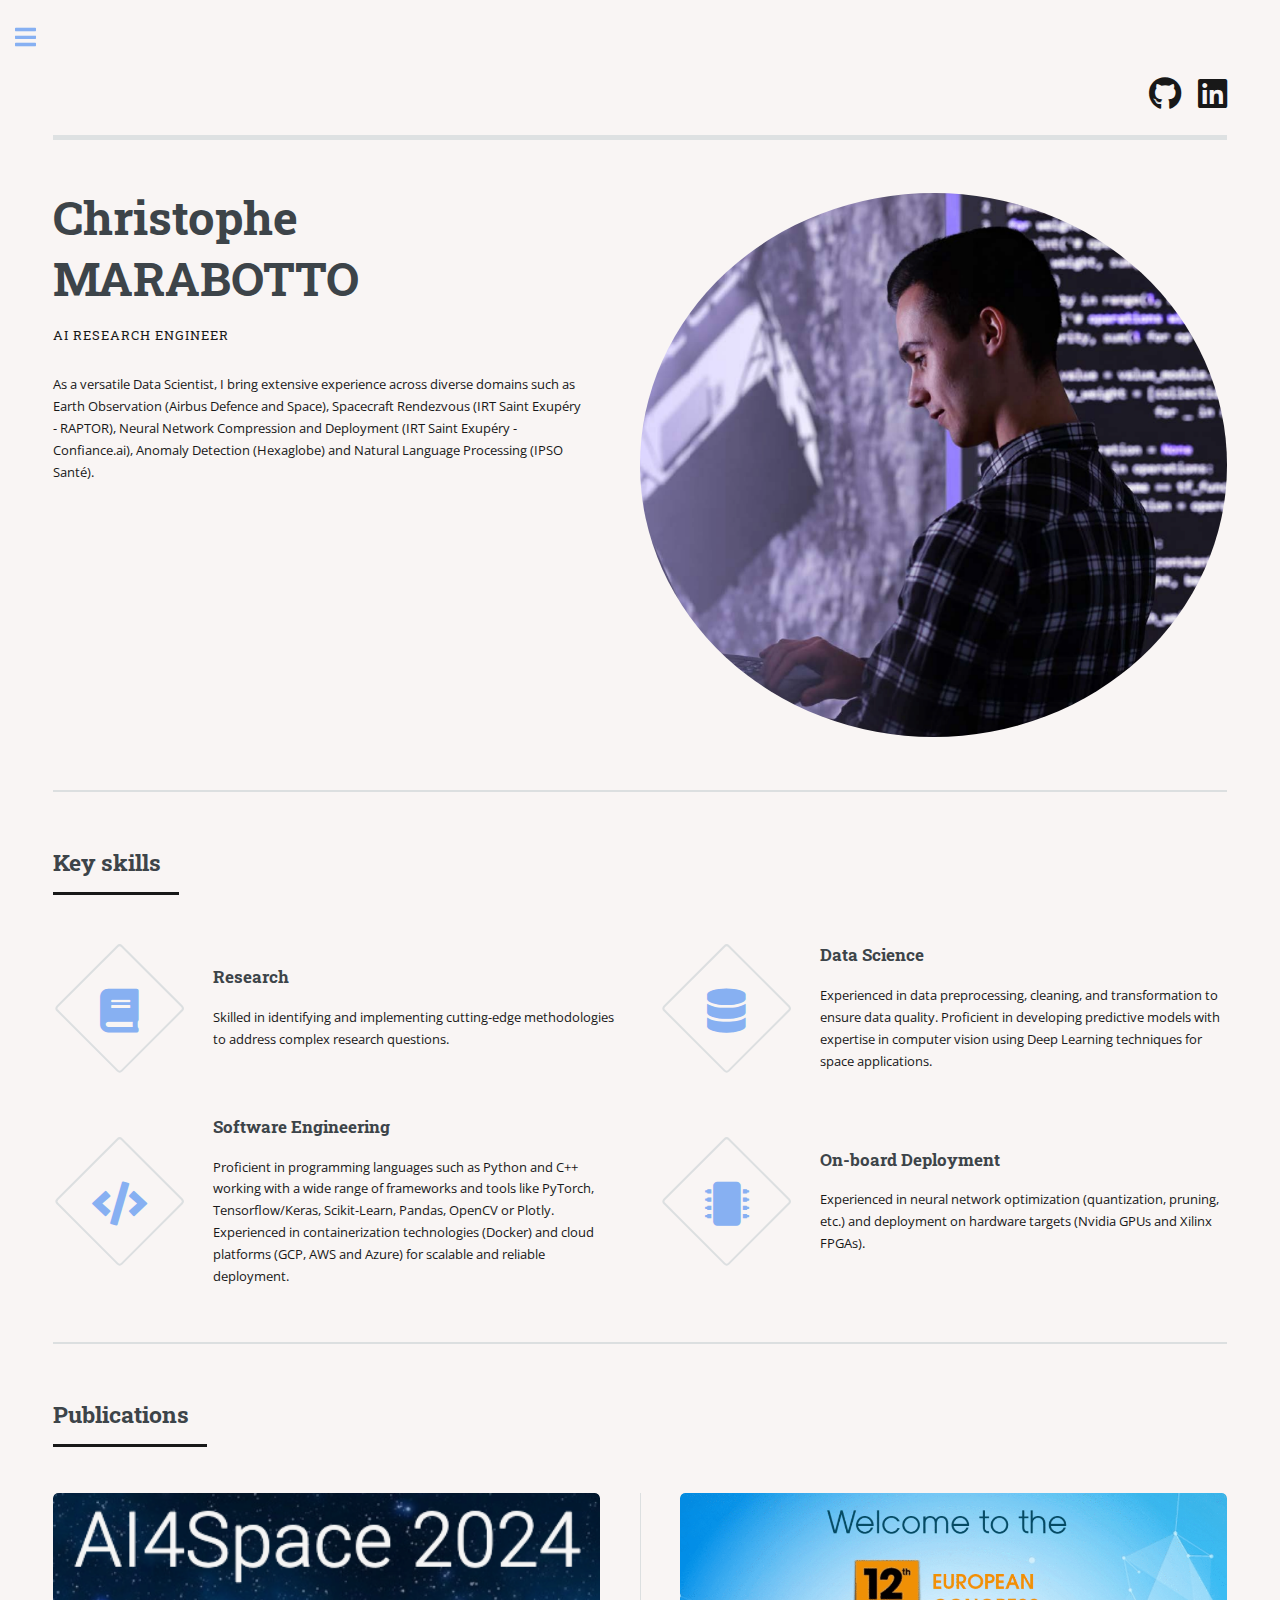
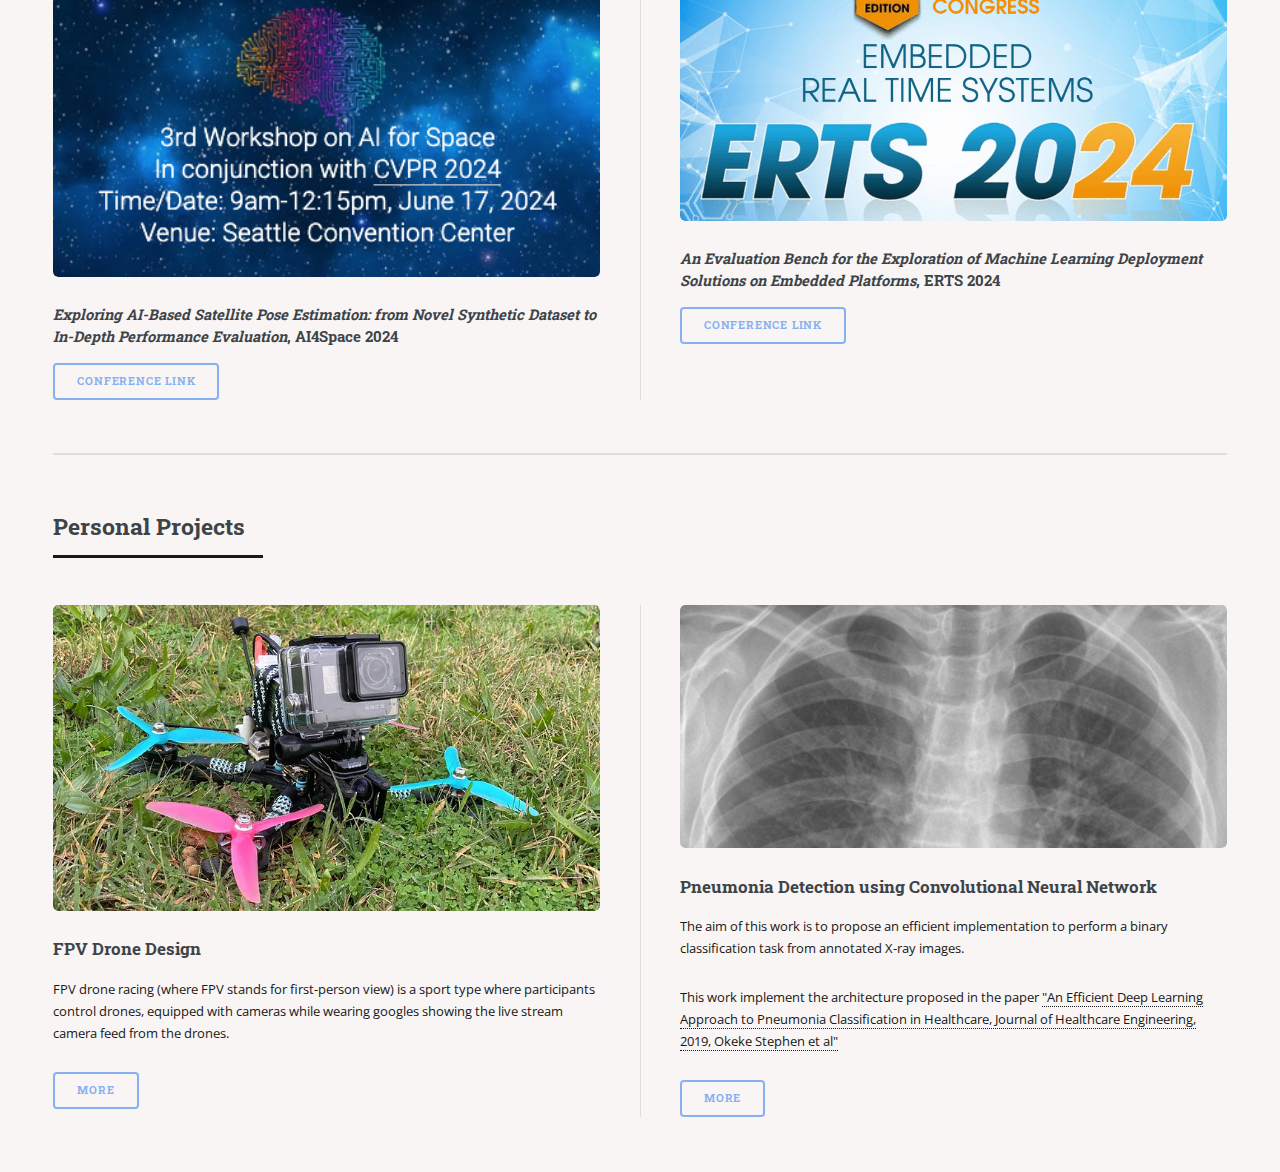
<file: index.html>
<!DOCTYPE HTML>

<html>
	<head>
		<title>Christophe MARABOTTO</title>
		<meta charset="utf-8" />
		<meta name="viewport" content="width=device-width, initial-scale=1, user-scalable=no" />
		<link rel="stylesheet" href="assets/css/main.css" />
	</head>
	<body class="is-preload">

		<!-- Wrapper -->
			<div id="wrapper">

				<!-- Main -->
					<div id="main">
						<div class="inner">

							<!-- Header -->
								<header id="header">
									<!-- <a href="index.html" class="logo"><strong>Editorial</strong> by HTML5 UP</a> -->
									<ul class="icons">
										<li><a href="https://github.com/cmarabotto/" class="icon brands fa-github fa-2x"><span class="label">Github</span></a></li>
										<li><a href="https://www.linkedin.com/in/christophe-marabotto/" class="icon brands fa-linkedin fa-2x"><span class="label">Linkedin</span></a></li>
										<!-- <li><a href="#" class="icon brands fa-facebook-f"><span class="label">Facebook</span></a></li> -->
										<!-- <li><a href="#" class="icon brands fa-instagram"><span class="label">Instagram</span></a></li> -->
										<!-- <li><a href="#" class="icon brands fa-snapchat-ghost"><span class="label">Snapchat</span></a></li> -->
									</ul>
								</header>

							<!-- Banner -->
								<section id="banner">
									<div class="content">
										<header>
											<h1>Christophe MARABOTTO</h1>
											<p>AI Research Engineer</p>
										</header>
										<p>As a versatile Data Scientist, I bring extensive experience across diverse domains such as Earth Observation (Airbus Defence and Space), Spacecraft Rendezvous (IRT Saint Exupéry - RAPTOR), Neural Network Compression and Deployment (IRT Saint Exupéry - Confiance.ai), Anomaly Detection (Hexaglobe) and Natural Language Processing (IPSO Santé).</p>
									</div>
									<span class="image avatar">
										<img src="images/avatar_5.png" alt="" />
									</span>
								</section>

							<!-- Section -->
								<section>
									<header class="major">
										<h2>Key skills</h2>
									</header>
									<div class="features">
										<article>
											<span class="icon solid fa-book"></span>
											<div class="content">
												<h3>Research</h3>
												<p>Skilled in identifying and implementing cutting-edge methodologies to address complex research questions.</p>
											</div>
										</article>
										<article>
											<span class="icon solid fa-database"></span>
											<div class="content">
												<h3>Data Science</h3>
												<p>Experienced in data preprocessing, cleaning, and transformation to ensure data quality. Proficient in developing predictive models with expertise in computer vision using Deep Learning techniques for space applications.</p>
											</div>
										</article>
										<article>
											<span class="icon solid fa-code"></span>
											<div class="content">
												<h3>Software Engineering</h3>
												<p>Proficient in programming languages such as Python and C++ working with a wide range of frameworks and tools like PyTorch, Tensorflow/Keras, Scikit-Learn, Pandas, OpenCV or Plotly.
													Experienced in containerization technologies (Docker) and cloud platforms (GCP, AWS and Azure) for scalable and reliable deployment.
												</p>
											</div>
										</article>
										<article>
											<span class="icon solid fa-microchip"></span>
											<div class="content">
												<h3>On-board Deployment</h3>
												<p>Experienced in neural network optimization (quantization, pruning, etc.) and deployment on hardware targets (Nvidia GPUs and Xilinx FPGAs).</p>
											</div>
										</article>
									</div>
								</section>
							<!-- Section -->
							<section>
								<header class="major">
									<h2>Publications</h2>
								</header>
								<div class="posts">
									<article>
										<a class="image"><img src="images/ai4space2024.png" alt="" /></a>
										<h4><i>Exploring AI-Based Satellite Pose Estimation: from Novel Synthetic Dataset to In-Depth Performance Evaluation</i>, AI4Space 2024</h4>
										<ul class="actions">
											<li><a href="https://aiforspace.github.io/2024/" class="button">Conference link</a></li>
										</ul>
									</article>
									<article>
										<a class="image"><img src="images/ERTS2024.png" alt="" /></a>
										<h4><i>An Evaluation Bench for the Exploration of Machine Learning Deployment Solutions on Embedded Platforms</i>, ERTS 2024</h4>
										<ul class="actions">
											<li><a href="https://erts2024.org/" class="button">Conference link</a></li>
										</ul>
									</article>
								</div>
							</section>
							<!-- Section -->
								<section>
									<header class="major">
										<h2>Personal Projects</h2>
									</header>
									<div class="posts">
										<article>
											<a class="image"><img src="images/drone.png" alt="" /></a>
											<h3>FPV Drone Design</h3>
											<p>FPV drone racing (where FPV stands for first-person view) is a sport type where participants control drones, equipped with cameras while wearing googles showing the live stream camera feed from the drones.</p>
											<ul class="actions">
												<li><a href="fpv_drone_design.html" class="button">More</a></li>
											</ul>
										</article>
										<!-- <article>
											<a class="image"><img src="images/super_mario_bros.png" alt="" /></a>
											<h3>Understanding Proximal Policy Optimization with Super Mario Bros</h3>
											<p> In progress</p>
											<ul class="actions">
												<li><a href="ppo.html" class="button">More</a></li>
											</ul>
										</article> -->
										<article>
											<a class="image"><img src="images/pneumonia_ds.png" alt="" /></a>
											<h3>Pneumonia Detection using Convolutional Neural Network</h3>
											<p>The aim of this work is to propose an efficient implementation to perform a binary classification task from annotated X-ray images.</p>
											<p>This work implement the architecture proposed in the paper <a href=https://www.hindawi.com/journals/jhe/2019/4180949/ target="_blank">"An Efficient Deep Learning Approach to Pneumonia Classification in Healthcare, Journal of Healthcare Engineering, 2019, Okeke Stephen et al"</p>
											<ul class="actions">
												<li><a href="pneumonia_detection.html" class="button">More</a></li>
											</ul>
										</article>
										<!-- <article>
											<a class="image"><img src="images/maxwell.png" alt="" /></a>
											<h3>MAXWELL: My Intelligent Assistant</h3>
											<p>In progress</p>
											<ul class="actions">
												<li><a href="maxwell.html" class="button">More</a></li>
											</ul>
										</article> -->
									</div>
								</section>
						</div>
					</div>
				
					
				<!-- Sidebar -->
					<div id="sidebar">
						<div class="inner">

							<!-- Menu -->
								<nav id="menu">
									<header class="major">
										<h2>Menu</h2>
									</header>
									<ul>
										<li><a href="index.html">Homepage</a></li>
										<!-- <li><a href="https://scholar.google.com/citations?user=ZtzwcvsAAAAJ&hl=fr">Publications</a></li> -->
										<li>
											<span class="opener">Personal Projects</span>
											<ul>
												<li><a href="fpv_drone_design.html">FPV Drone Design</a></li>
												<li><a href="pneumonia_detection.html">Pneumonia Detection using Lipschitz Neural Network</a></li>
												<!-- <li><a href="ppo.html">Understanding Proximal Policy Optimization with Super Mario Bros</a></li> -->
												<!-- <li><a href="maxwell.html">MAXWELL: My Intelligent Assistant</a></li> -->
											</ul>
										</li>
										<li><a href="music.html">Music</a></li>
										<li><a href="photography.html">Photography</a></li>
										<li><a href="documents/CV_AN.pdf" download="English CV">Download CV (EN)</a></li>
										<li><a href="documents/CV_FR.pdf" download="English FR">Download CV (FR)</a></li>
								</nav>

							<!-- Section -->
								<section>
									<header class="major">
										<h2>Get in touch</h2>
									</header>
									<ul class="contact">
										<li class="icon solid fa-envelope"><a href="christophe.marabotto@epita.fr">christophe.marabotto@epita.fr</a></li>
										<li class="icon solid fa-phone">
											<!-- Use the tel: URI scheme to make the phone number clickable -->
											<a href="tel:+33659562028">+33(0)659562028</a>
										</li>
									</ul>
								</section>

							<!-- Footer -->
								<footer id="footer">
									<p class="copyright">&copy; Christophe MARABOTTO. All rights reserved.</a></p>
								</footer>

						</div>
					</div>

			</div>

		<!-- Scripts -->
			<script src="assets/js/jquery.min.js"></script>
			<script src="assets/js/browser.min.js"></script>
			<script src="assets/js/breakpoints.min.js"></script>
			<script src="assets/js/util.js"></script>
			<script src="assets/js/main.js"></script>

	</body>
</html>
</file>
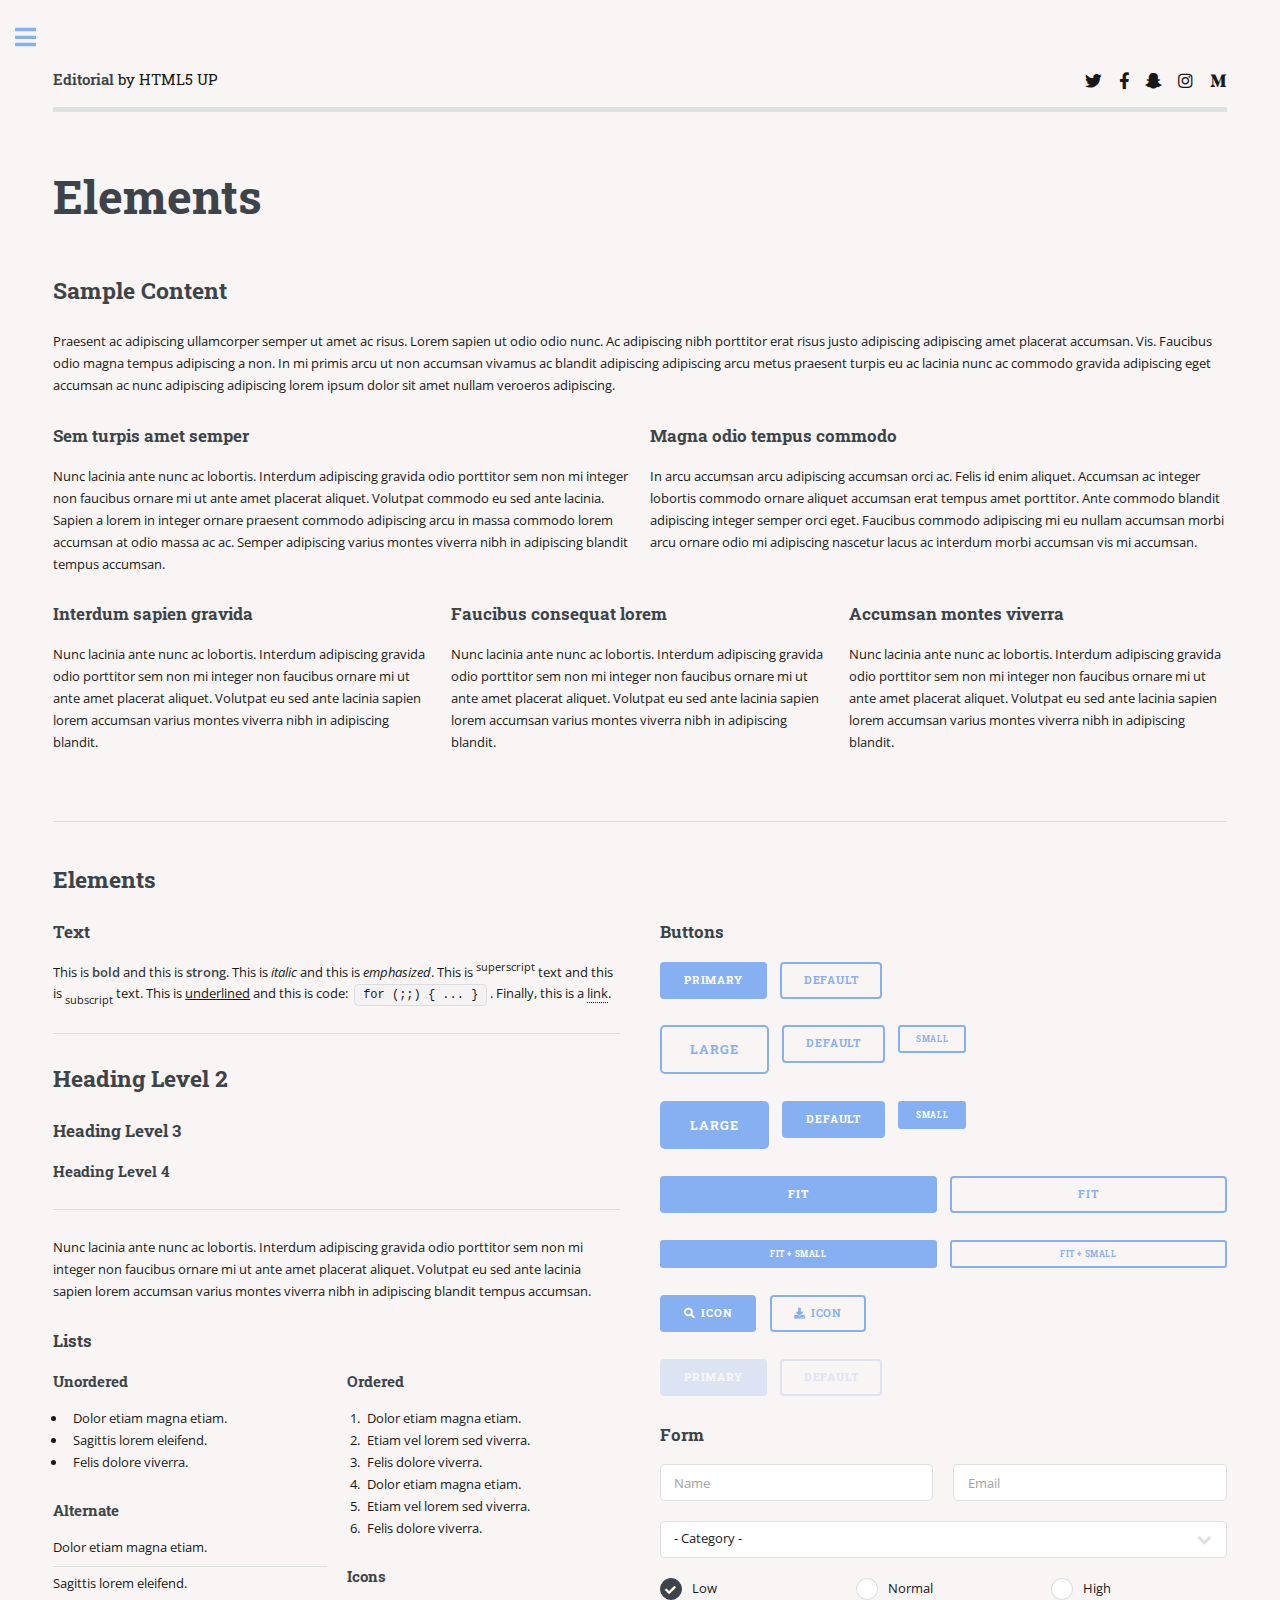
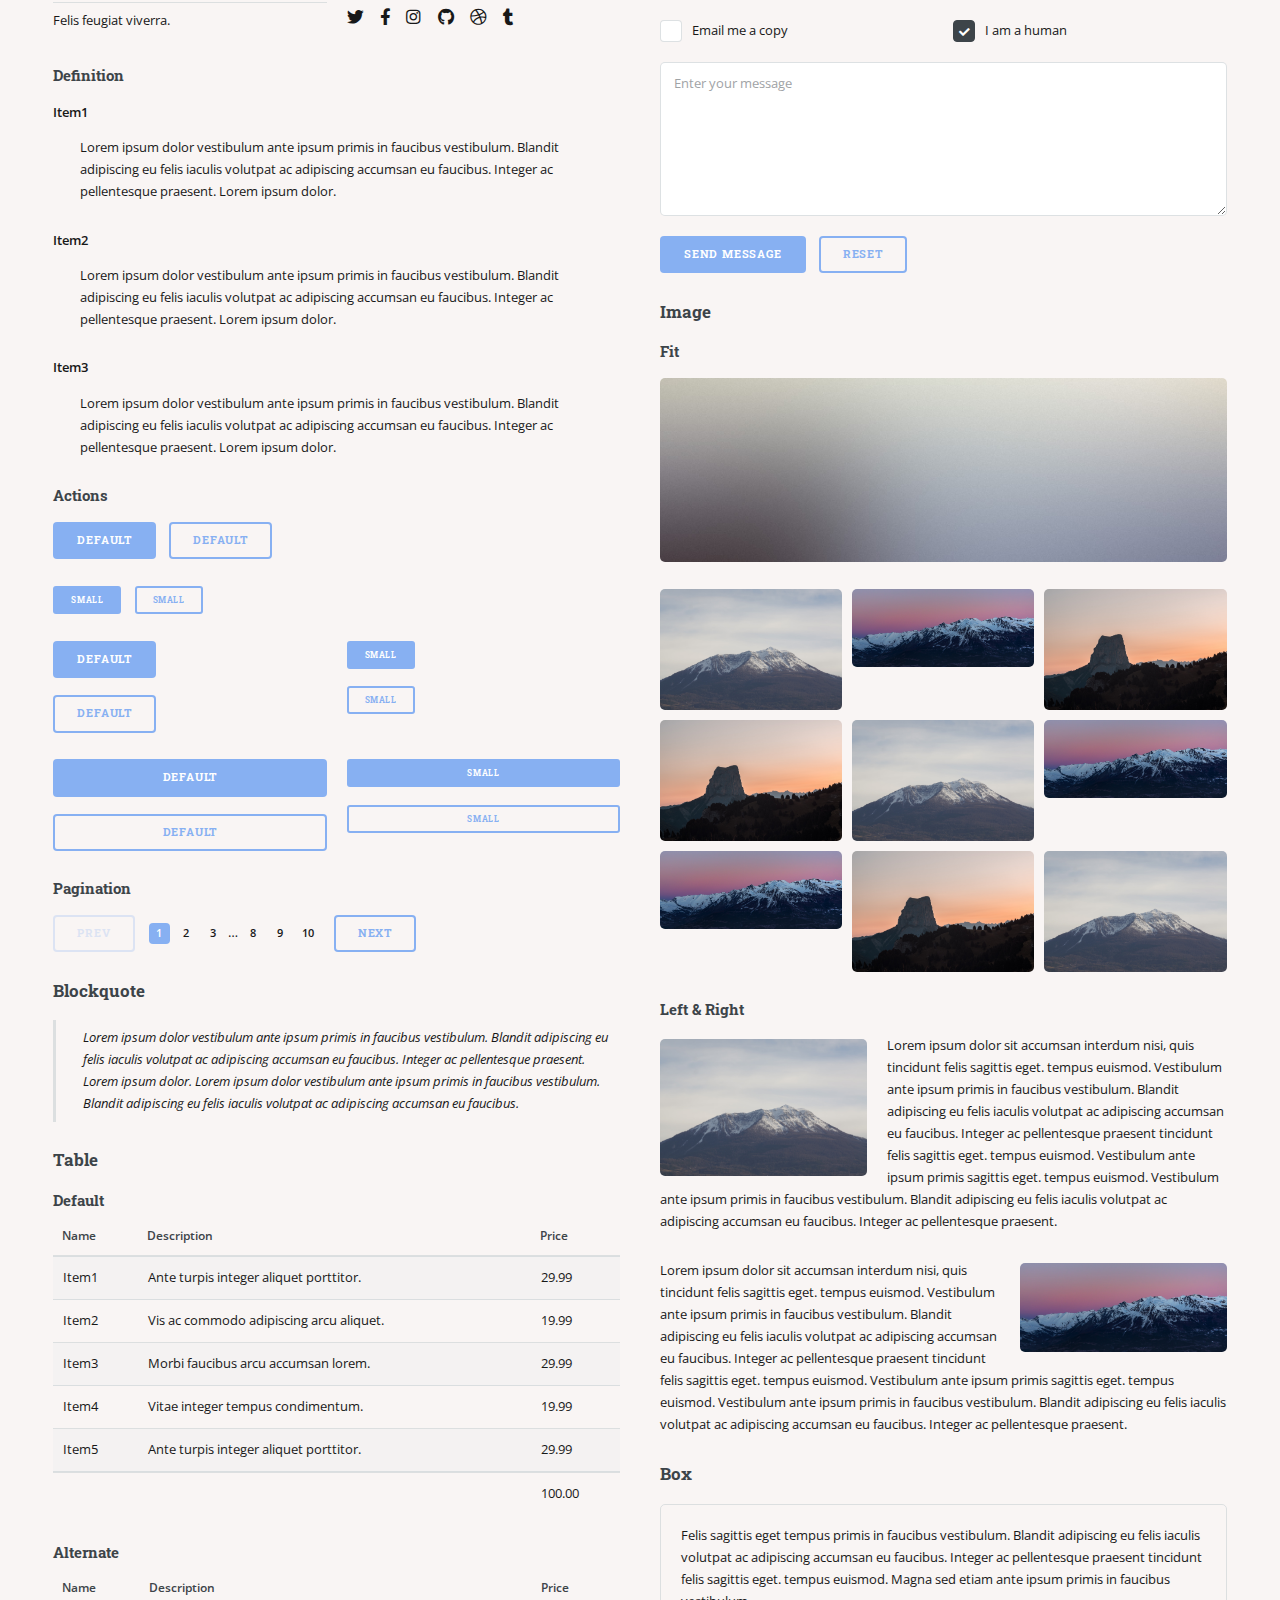
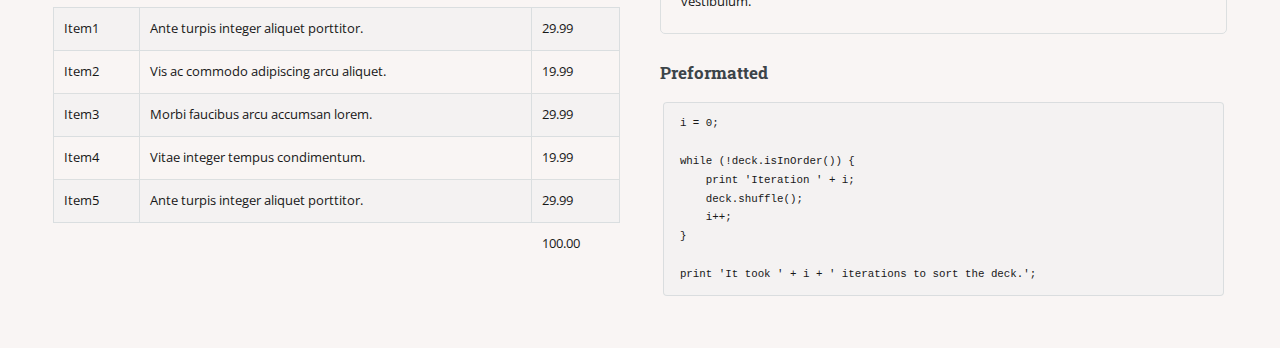
<file: elements.html>
<!DOCTYPE HTML>
<!--
	Editorial by HTML5 UP
	html5up.net | @ajlkn
	Free for personal and commercial use under the CCA 3.0 license (html5up.net/license)
-->
<html>
	<head>
		<title>Elements - Editorial by HTML5 UP</title>
		<meta charset="utf-8" />
		<meta name="viewport" content="width=device-width, initial-scale=1, user-scalable=no" />
		<link rel="stylesheet" href="assets/css/main.css" />
	</head>
	<body class="is-preload">

		<!-- Wrapper -->
			<div id="wrapper">

				<!-- Main -->
					<div id="main">
						<div class="inner">

							<!-- Header -->
								<header id="header">
									<a href="index.html" class="logo"><strong>Editorial</strong> by HTML5 UP</a>
									<ul class="icons">
										<li><a href="#" class="icon brands fa-twitter"><span class="label">Twitter</span></a></li>
										<li><a href="#" class="icon brands fa-facebook-f"><span class="label">Facebook</span></a></li>
										<li><a href="#" class="icon brands fa-snapchat-ghost"><span class="label">Snapchat</span></a></li>
										<li><a href="#" class="icon brands fa-instagram"><span class="label">Instagram</span></a></li>
										<li><a href="#" class="icon brands fa-medium-m"><span class="label">Medium</span></a></li>
									</ul>
								</header>

							<!-- Content -->
								<section>
									<header class="main">
										<h1>Elements</h1>
									</header>

									<!-- Content -->
										<h2 id="content">Sample Content</h2>
										<p>Praesent ac adipiscing ullamcorper semper ut amet ac risus. Lorem sapien ut odio odio nunc. Ac adipiscing nibh porttitor erat risus justo adipiscing adipiscing amet placerat accumsan. Vis. Faucibus odio magna tempus adipiscing a non. In mi primis arcu ut non accumsan vivamus ac blandit adipiscing adipiscing arcu metus praesent turpis eu ac lacinia nunc ac commodo gravida adipiscing eget accumsan ac nunc adipiscing adipiscing lorem ipsum dolor sit amet nullam veroeros adipiscing.</p>
										<div class="row">
											<div class="col-6 col-12-small">
												<h3>Sem turpis amet semper</h3>
												<p>Nunc lacinia ante nunc ac lobortis. Interdum adipiscing gravida odio porttitor sem non mi integer non faucibus ornare mi ut ante amet placerat aliquet. Volutpat commodo eu sed ante lacinia. Sapien a lorem in integer ornare praesent commodo adipiscing arcu in massa commodo lorem accumsan at odio massa ac ac. Semper adipiscing varius montes viverra nibh in adipiscing blandit tempus accumsan.</p>
											</div>
											<div class="col-6 col-12-small">
												<h3>Magna odio tempus commodo</h3>
												<p>In arcu accumsan arcu adipiscing accumsan orci ac. Felis id enim aliquet. Accumsan ac integer lobortis commodo ornare aliquet accumsan erat tempus amet porttitor. Ante commodo blandit adipiscing integer semper orci eget. Faucibus commodo adipiscing mi eu nullam accumsan morbi arcu ornare odio mi adipiscing nascetur lacus ac interdum morbi accumsan vis mi accumsan.</p>
											</div>
											<!-- Break -->
											<div class="col-4 col-12-medium">
												<h3>Interdum sapien gravida</h3>
												<p>Nunc lacinia ante nunc ac lobortis. Interdum adipiscing gravida odio porttitor sem non mi integer non faucibus ornare mi ut ante amet placerat aliquet. Volutpat eu sed ante lacinia sapien lorem accumsan varius montes viverra nibh in adipiscing blandit.</p>
											</div>
											<div class="col-4 col-12-medium">
												<h3>Faucibus consequat lorem</h3>
												<p>Nunc lacinia ante nunc ac lobortis. Interdum adipiscing gravida odio porttitor sem non mi integer non faucibus ornare mi ut ante amet placerat aliquet. Volutpat eu sed ante lacinia sapien lorem accumsan varius montes viverra nibh in adipiscing blandit.</p>
											</div>
											<div class="col-4 col-12-medium">
												<h3>Accumsan montes viverra</h3>
												<p>Nunc lacinia ante nunc ac lobortis. Interdum adipiscing gravida odio porttitor sem non mi integer non faucibus ornare mi ut ante amet placerat aliquet. Volutpat eu sed ante lacinia sapien lorem accumsan varius montes viverra nibh in adipiscing blandit.</p>
											</div>
										</div>

									<hr class="major" />

									<!-- Elements -->
										<h2 id="elements">Elements</h2>
										<div class="row gtr-200">
											<div class="col-6 col-12-medium">

												<!-- Text stuff -->
													<h3>Text</h3>
													<p>This is <b>bold</b> and this is <strong>strong</strong>. This is <i>italic</i> and this is <em>emphasized</em>.
													This is <sup>superscript</sup> text and this is <sub>subscript</sub> text.
													This is <u>underlined</u> and this is code: <code>for (;;) { ... }</code>.
													Finally, this is a <a href="#">link</a>.</p>
													<hr />
													<h2>Heading Level 2</h2>
													<h3>Heading Level 3</h3>
													<h4>Heading Level 4</h4>
													<hr />
													<p>Nunc lacinia ante nunc ac lobortis. Interdum adipiscing gravida odio porttitor sem non mi integer non faucibus ornare mi ut ante amet placerat aliquet. Volutpat eu sed ante lacinia sapien lorem accumsan varius montes viverra nibh in adipiscing blandit tempus accumsan.</p>

												<!-- Lists -->
													<h3>Lists</h3>
													<div class="row">
														<div class="col-6 col-12-small">

															<h4>Unordered</h4>
															<ul>
																<li>Dolor etiam magna etiam.</li>
																<li>Sagittis lorem eleifend.</li>
																<li>Felis dolore viverra.</li>
															</ul>

															<h4>Alternate</h4>
															<ul class="alt">
																<li>Dolor etiam magna etiam.</li>
																<li>Sagittis lorem eleifend.</li>
																<li>Felis feugiat viverra.</li>
															</ul>

														</div>
														<div class="col-6 col-12-small">

															<h4>Ordered</h4>
															<ol>
																<li>Dolor etiam magna etiam.</li>
																<li>Etiam vel lorem sed viverra.</li>
																<li>Felis dolore viverra.</li>
																<li>Dolor etiam magna etiam.</li>
																<li>Etiam vel lorem sed viverra.</li>
																<li>Felis dolore viverra.</li>
															</ol>

															<h4>Icons</h4>
															<ul class="icons">
																<li><a href="#" class="icon brands fa-twitter"><span class="label">Twitter</span></a></li>
																<li><a href="#" class="icon brands fa-facebook-f"><span class="label">Facebook</span></a></li>
																<li><a href="#" class="icon brands fa-instagram"><span class="label">Instagram</span></a></li>
																<li><a href="#" class="icon brands fa-github"><span class="label">Github</span></a></li>
																<li><a href="#" class="icon brands fa-dribbble"><span class="label">Dribbble</span></a></li>
																<li><a href="#" class="icon brands fa-tumblr"><span class="label">Tumblr</span></a></li>
															</ul>

														</div>
													</div>
													<h4>Definition</h4>
													<dl>
														<dt>Item1</dt>
														<dd>
															<p>Lorem ipsum dolor vestibulum ante ipsum primis in faucibus vestibulum. Blandit adipiscing eu felis iaculis volutpat ac adipiscing accumsan eu faucibus. Integer ac pellentesque praesent. Lorem ipsum dolor.</p>
														</dd>
														<dt>Item2</dt>
														<dd>
															<p>Lorem ipsum dolor vestibulum ante ipsum primis in faucibus vestibulum. Blandit adipiscing eu felis iaculis volutpat ac adipiscing accumsan eu faucibus. Integer ac pellentesque praesent. Lorem ipsum dolor.</p>
														</dd>
														<dt>Item3</dt>
														<dd>
															<p>Lorem ipsum dolor vestibulum ante ipsum primis in faucibus vestibulum. Blandit adipiscing eu felis iaculis volutpat ac adipiscing accumsan eu faucibus. Integer ac pellentesque praesent. Lorem ipsum dolor.</p>
														</dd>
													</dl>

													<h4>Actions</h4>
													<ul class="actions">
														<li><a href="#" class="button primary">Default</a></li>
														<li><a href="#" class="button">Default</a></li>
													</ul>
													<ul class="actions small">
														<li><a href="#" class="button primary small">Small</a></li>
														<li><a href="#" class="button small">Small</a></li>
													</ul>
													<div class="row">
														<div class="col-6 col-12-small">
															<ul class="actions stacked">
																<li><a href="#" class="button primary">Default</a></li>
																<li><a href="#" class="button">Default</a></li>
															</ul>
														</div>
														<div class="col-6 col-12-small">
															<ul class="actions stacked">
																<li><a href="#" class="button primary small">Small</a></li>
																<li><a href="#" class="button small">Small</a></li>
															</ul>
														</div>
														<div class="col-6 col-12-small">
															<ul class="actions stacked">
																<li><a href="#" class="button primary fit">Default</a></li>
																<li><a href="#" class="button fit">Default</a></li>
															</ul>
														</div>
														<div class="col-6 col-12-small">
															<ul class="actions stacked">
																<li><a href="#" class="button primary small fit">Small</a></li>
																<li><a href="#" class="button small fit">Small</a></li>
															</ul>
														</div>
													</div>

													<h4>Pagination</h4>
													<ul class="pagination">
														<li><span class="button disabled">Prev</span></li>
														<li><a href="#" class="page active">1</a></li>
														<li><a href="#" class="page">2</a></li>
														<li><a href="#" class="page">3</a></li>
														<li><span>&hellip;</span></li>
														<li><a href="#" class="page">8</a></li>
														<li><a href="#" class="page">9</a></li>
														<li><a href="#" class="page">10</a></li>
														<li><a href="#" class="button">Next</a></li>
													</ul>

												<!-- Blockquote -->
													<h3>Blockquote</h3>
													<blockquote>Lorem ipsum dolor vestibulum ante ipsum primis in faucibus vestibulum. Blandit adipiscing eu felis iaculis volutpat ac adipiscing accumsan eu faucibus. Integer ac pellentesque praesent. Lorem ipsum dolor. Lorem ipsum dolor vestibulum ante ipsum primis in faucibus vestibulum. Blandit adipiscing eu felis iaculis volutpat ac adipiscing accumsan eu faucibus.</blockquote>

												<!-- Table -->
													<h3>Table</h3>

													<h4>Default</h4>
													<div class="table-wrapper">
														<table>
															<thead>
																<tr>
																	<th>Name</th>
																	<th>Description</th>
																	<th>Price</th>
																</tr>
															</thead>
															<tbody>
																<tr>
																	<td>Item1</td>
																	<td>Ante turpis integer aliquet porttitor.</td>
																	<td>29.99</td>
																</tr>
																<tr>
																	<td>Item2</td>
																	<td>Vis ac commodo adipiscing arcu aliquet.</td>
																	<td>19.99</td>
																</tr>
																<tr>
																	<td>Item3</td>
																	<td> Morbi faucibus arcu accumsan lorem.</td>
																	<td>29.99</td>
																</tr>
																<tr>
																	<td>Item4</td>
																	<td>Vitae integer tempus condimentum.</td>
																	<td>19.99</td>
																</tr>
																<tr>
																	<td>Item5</td>
																	<td>Ante turpis integer aliquet porttitor.</td>
																	<td>29.99</td>
																</tr>
															</tbody>
															<tfoot>
																<tr>
																	<td colspan="2"></td>
																	<td>100.00</td>
																</tr>
															</tfoot>
														</table>
													</div>

													<h4>Alternate</h4>
													<div class="table-wrapper">
														<table class="alt">
															<thead>
																<tr>
																	<th>Name</th>
																	<th>Description</th>
																	<th>Price</th>
																</tr>
															</thead>
															<tbody>
																<tr>
																	<td>Item1</td>
																	<td>Ante turpis integer aliquet porttitor.</td>
																	<td>29.99</td>
																</tr>
																<tr>
																	<td>Item2</td>
																	<td>Vis ac commodo adipiscing arcu aliquet.</td>
																	<td>19.99</td>
																</tr>
																<tr>
																	<td>Item3</td>
																	<td> Morbi faucibus arcu accumsan lorem.</td>
																	<td>29.99</td>
																</tr>
																<tr>
																	<td>Item4</td>
																	<td>Vitae integer tempus condimentum.</td>
																	<td>19.99</td>
																</tr>
																<tr>
																	<td>Item5</td>
																	<td>Ante turpis integer aliquet porttitor.</td>
																	<td>29.99</td>
																</tr>
															</tbody>
															<tfoot>
																<tr>
																	<td colspan="2"></td>
																	<td>100.00</td>
																</tr>
															</tfoot>
														</table>
													</div>

											</div>
											<div class="col-6 col-12-medium">

												<!-- Buttons -->
													<h3>Buttons</h3>
													<ul class="actions">
														<li><a href="#" class="button primary">Primary</a></li>
														<li><a href="#" class="button">Default</a></li>
													</ul>
													<ul class="actions">
														<li><a href="#" class="button large">Large</a></li>
														<li><a href="#" class="button">Default</a></li>
														<li><a href="#" class="button small">Small</a></li>
													</ul>
													<ul class="actions">
														<li><a href="#" class="button primary large">Large</a></li>
														<li><a href="#" class="button primary">Default</a></li>
														<li><a href="#" class="button primary small">Small</a></li>
													</ul>
													<ul class="actions fit">
														<li><a href="#" class="button primary fit">Fit</a></li>
														<li><a href="#" class="button fit">Fit</a></li>
													</ul>
													<ul class="actions fit small">
														<li><a href="#" class="button primary fit small">Fit + Small</a></li>
														<li><a href="#" class="button fit small">Fit + Small</a></li>
													</ul>
													<ul class="actions">
														<li><a href="#" class="button primary icon solid fa-search">Icon</a></li>
														<li><a href="#" class="button icon solid fa-download">Icon</a></li>
													</ul>
													<ul class="actions">
														<li><span class="button primary disabled">Primary</span></li>
														<li><span class="button disabled">Default</span></li>
													</ul>

												<!-- Form -->
													<h3>Form</h3>

													<form method="post" action="#">
														<div class="row gtr-uniform">
															<div class="col-6 col-12-xsmall">
																<input type="text" name="demo-name" id="demo-name" value="" placeholder="Name" />
															</div>
															<div class="col-6 col-12-xsmall">
																<input type="email" name="demo-email" id="demo-email" value="" placeholder="Email" />
															</div>
															<!-- Break -->
															<div class="col-12">
																<select name="demo-category" id="demo-category">
																	<option value="">- Category -</option>
																	<option value="1">Manufacturing</option>
																	<option value="1">Shipping</option>
																	<option value="1">Administration</option>
																	<option value="1">Human Resources</option>
																</select>
															</div>
															<!-- Break -->
															<div class="col-4 col-12-small">
																<input type="radio" id="demo-priority-low" name="demo-priority" checked>
																<label for="demo-priority-low">Low</label>
															</div>
															<div class="col-4 col-12-small">
																<input type="radio" id="demo-priority-normal" name="demo-priority">
																<label for="demo-priority-normal">Normal</label>
															</div>
															<div class="col-4 col-12-small">
																<input type="radio" id="demo-priority-high" name="demo-priority">
																<label for="demo-priority-high">High</label>
															</div>
															<!-- Break -->
															<div class="col-6 col-12-small">
																<input type="checkbox" id="demo-copy" name="demo-copy">
																<label for="demo-copy">Email me a copy</label>
															</div>
															<div class="col-6 col-12-small">
																<input type="checkbox" id="demo-human" name="demo-human" checked>
																<label for="demo-human">I am a human</label>
															</div>
															<!-- Break -->
															<div class="col-12">
																<textarea name="demo-message" id="demo-message" placeholder="Enter your message" rows="6"></textarea>
															</div>
															<!-- Break -->
															<div class="col-12">
																<ul class="actions">
																	<li><input type="submit" value="Send Message" class="primary" /></li>
																	<li><input type="reset" value="Reset" /></li>
																</ul>
															</div>
														</div>
													</form>

												<!-- Image -->
													<h3>Image</h3>

													<h4>Fit</h4>
													<span class="image fit"><img src="images/pic11.jpg" alt="" /></span>
													<div class="box alt">
														<div class="row gtr-50 gtr-uniform">
															<div class="col-4"><span class="image fit"><img src="images/pic01.jpg" alt="" /></span></div>
															<div class="col-4"><span class="image fit"><img src="images/pic02.jpg" alt="" /></span></div>
															<div class="col-4"><span class="image fit"><img src="images/pic03.jpg" alt="" /></span></div>
															<!-- Break -->
															<div class="col-4"><span class="image fit"><img src="images/pic03.jpg" alt="" /></span></div>
															<div class="col-4"><span class="image fit"><img src="images/pic01.jpg" alt="" /></span></div>
															<div class="col-4"><span class="image fit"><img src="images/pic02.jpg" alt="" /></span></div>
															<!-- Break -->
															<div class="col-4"><span class="image fit"><img src="images/pic02.jpg" alt="" /></span></div>
															<div class="col-4"><span class="image fit"><img src="images/pic03.jpg" alt="" /></span></div>
															<div class="col-4"><span class="image fit"><img src="images/pic01.jpg" alt="" /></span></div>
														</div>
													</div>

													<h4>Left &amp; Right</h4>
													<p><span class="image left"><img src="images/pic01.jpg" alt="" /></span>Lorem ipsum dolor sit accumsan interdum nisi, quis tincidunt felis sagittis eget. tempus euismod. Vestibulum ante ipsum primis in faucibus vestibulum. Blandit adipiscing eu felis iaculis volutpat ac adipiscing accumsan eu faucibus. Integer ac pellentesque praesent tincidunt felis sagittis eget. tempus euismod. Vestibulum ante ipsum primis sagittis eget. tempus euismod. Vestibulum ante ipsum primis in faucibus vestibulum. Blandit adipiscing eu felis iaculis volutpat ac adipiscing accumsan eu faucibus. Integer ac pellentesque praesent.</p>
													<p><span class="image right"><img src="images/pic02.jpg" alt="" /></span>Lorem ipsum dolor sit accumsan interdum nisi, quis tincidunt felis sagittis eget. tempus euismod. Vestibulum ante ipsum primis in faucibus vestibulum. Blandit adipiscing eu felis iaculis volutpat ac adipiscing accumsan eu faucibus. Integer ac pellentesque praesent tincidunt felis sagittis eget. tempus euismod. Vestibulum ante ipsum primis sagittis eget. tempus euismod. Vestibulum ante ipsum primis in faucibus vestibulum. Blandit adipiscing eu felis iaculis volutpat ac adipiscing accumsan eu faucibus. Integer ac pellentesque praesent.</p>

												<!-- Box -->
													<h3>Box</h3>
													<div class="box">
														<p>Felis sagittis eget tempus primis in faucibus vestibulum. Blandit adipiscing eu felis iaculis volutpat ac adipiscing accumsan eu faucibus. Integer ac pellentesque praesent tincidunt felis sagittis eget. tempus euismod. Magna sed etiam ante ipsum primis in faucibus vestibulum.</p>
													</div>

												<!-- Preformatted Code -->
													<h3>Preformatted</h3>
													<pre><code>i = 0;

while (!deck.isInOrder()) {
    print 'Iteration ' + i;
    deck.shuffle();
    i++;
}

print 'It took ' + i + ' iterations to sort the deck.';
</code></pre>

											</div>
										</div>

								</section>

						</div>
					</div>

				<!-- Sidebar -->
					<div id="sidebar">
						<div class="inner">

							<!-- Search -->
								<section id="search" class="alt">
									<form method="post" action="#">
										<input type="text" name="query" id="query" placeholder="Search" />
									</form>
								</section>

							<!-- Menu -->
								<nav id="menu">
									<header class="major">
										<h2>Menu</h2>
									</header>
									<ul>
										<li><a href="index.html">Homepage</a></li>
										<li><a href="generic.html">Generic</a></li>
										<li><a href="elements.html">Elements</a></li>
										<li>
											<span class="opener">Submenu</span>
											<ul>
												<li><a href="#">Lorem Dolor</a></li>
												<li><a href="#">Ipsum Adipiscing</a></li>
												<li><a href="#">Tempus Magna</a></li>
												<li><a href="#">Feugiat Veroeros</a></li>
											</ul>
										</li>
										<li><a href="#">Etiam Dolore</a></li>
										<li><a href="#">Adipiscing</a></li>
										<li>
											<span class="opener">Another Submenu</span>
											<ul>
												<li><a href="#">Lorem Dolor</a></li>
												<li><a href="#">Ipsum Adipiscing</a></li>
												<li><a href="#">Tempus Magna</a></li>
												<li><a href="#">Feugiat Veroeros</a></li>
											</ul>
										</li>
										<li><a href="#">Maximus Erat</a></li>
										<li><a href="#">Sapien Mauris</a></li>
										<li><a href="#">Amet Lacinia</a></li>
									</ul>
								</nav>

							<!-- Section -->
								<section>
									<header class="major">
										<h2>Ante interdum</h2>
									</header>
									<div class="mini-posts">
										<article>
											<a href="#" class="image"><img src="images/pic07.jpg" alt="" /></a>
											<p>Aenean ornare velit lacus, ac varius enim lorem ullamcorper dolore aliquam.</p>
										</article>
										<article>
											<a href="#" class="image"><img src="images/pic08.jpg" alt="" /></a>
											<p>Aenean ornare velit lacus, ac varius enim lorem ullamcorper dolore aliquam.</p>
										</article>
										<article>
											<a href="#" class="image"><img src="images/pic09.jpg" alt="" /></a>
											<p>Aenean ornare velit lacus, ac varius enim lorem ullamcorper dolore aliquam.</p>
										</article>
									</div>
									<ul class="actions">
										<li><a href="#" class="button">More</a></li>
									</ul>
								</section>

							<!-- Section -->
								<section>
									<header class="major">
										<h2>Get in touch</h2>
									</header>
									<p>Sed varius enim lorem ullamcorper dolore aliquam aenean ornare velit lacus, ac varius enim lorem ullamcorper dolore. Proin sed aliquam facilisis ante interdum. Sed nulla amet lorem feugiat tempus aliquam.</p>
									<ul class="contact">
										<li class="icon solid fa-envelope"><a href="#">information@untitled.tld</a></li>
										<li class="icon solid fa-phone">(000) 000-0000</li>
										<li class="icon solid fa-home">1234 Somewhere Road #8254<br />
										Nashville, TN 00000-0000</li>
									</ul>
								</section>

							<!-- Footer -->
								<footer id="footer">
									<p class="copyright">&copy; Untitled. All rights reserved. Demo Images: <a href="https://unsplash.com">Unsplash</a>. Design: <a href="https://html5up.net">HTML5 UP</a>.</p>
								</footer>

						</div>
					</div>

			</div>

		<!-- Scripts -->
			<script src="assets/js/jquery.min.js"></script>
			<script src="assets/js/browser.min.js"></script>
			<script src="assets/js/breakpoints.min.js"></script>
			<script src="assets/js/util.js"></script>
			<script src="assets/js/main.js"></script>

	</body>
</html>
</file>
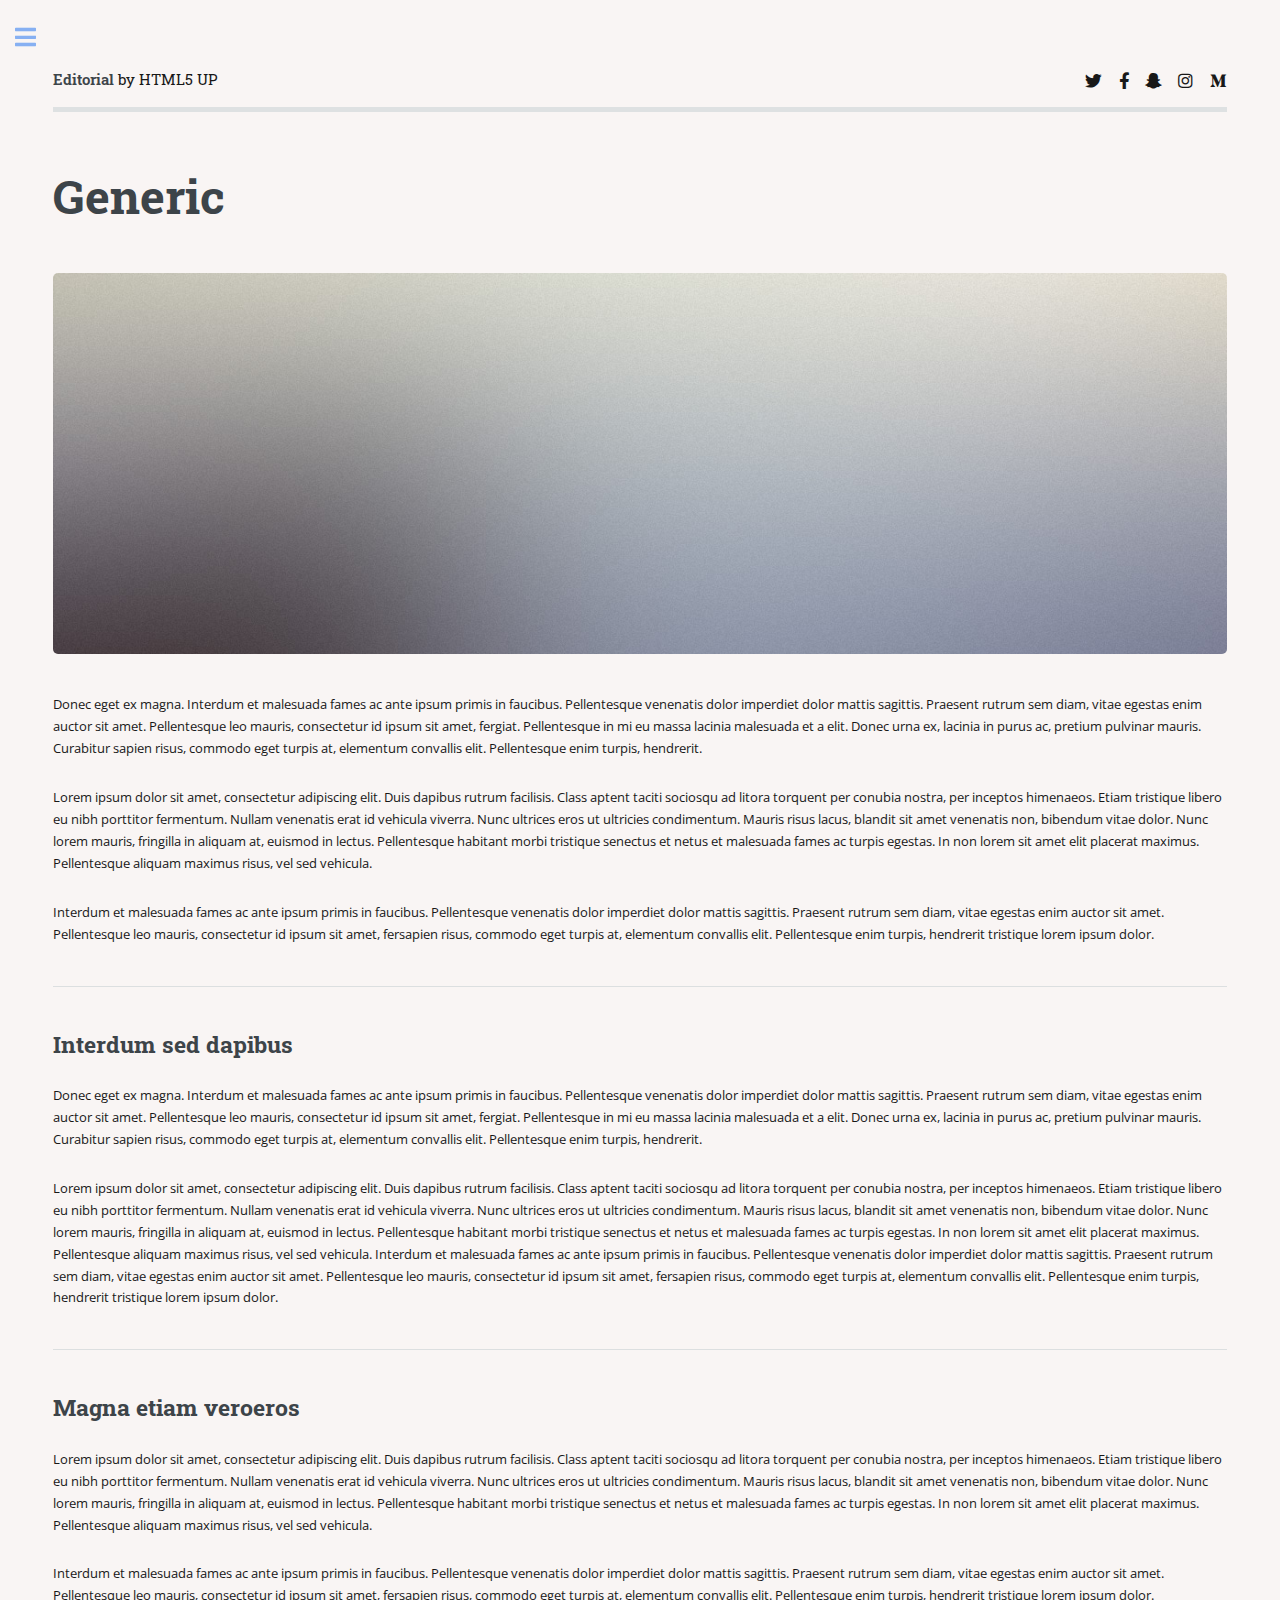
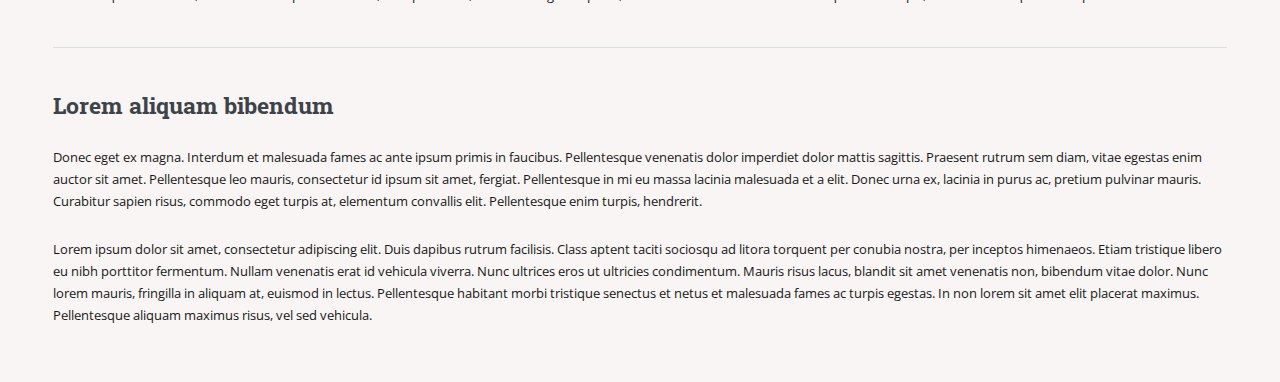
<file: generic.html>
<!DOCTYPE HTML>
<!--
	Editorial by HTML5 UP
	html5up.net | @ajlkn
	Free for personal and commercial use under the CCA 3.0 license (html5up.net/license)
-->
<html>
	<head>
		<title>Generic - Editorial by HTML5 UP</title>
		<meta charset="utf-8" />
		<meta name="viewport" content="width=device-width, initial-scale=1, user-scalable=no" />
		<link rel="stylesheet" href="assets/css/main.css" />
	</head>
	<body class="is-preload">

		<!-- Wrapper -->
			<div id="wrapper">

				<!-- Main -->
					<div id="main">
						<div class="inner">

							<!-- Header -->
								<header id="header">
									<a href="index.html" class="logo"><strong>Editorial</strong> by HTML5 UP</a>
									<ul class="icons">
										<li><a href="#" class="icon brands fa-twitter"><span class="label">Twitter</span></a></li>
										<li><a href="#" class="icon brands fa-facebook-f"><span class="label">Facebook</span></a></li>
										<li><a href="#" class="icon brands fa-snapchat-ghost"><span class="label">Snapchat</span></a></li>
										<li><a href="#" class="icon brands fa-instagram"><span class="label">Instagram</span></a></li>
										<li><a href="#" class="icon brands fa-medium-m"><span class="label">Medium</span></a></li>
									</ul>
								</header>

							<!-- Content -->
								<section>
									<header class="main">
										<h1>Generic</h1>
									</header>

									<span class="image main"><img src="images/pic11.jpg" alt="" /></span>

									<p>Donec eget ex magna. Interdum et malesuada fames ac ante ipsum primis in faucibus. Pellentesque venenatis dolor imperdiet dolor mattis sagittis. Praesent rutrum sem diam, vitae egestas enim auctor sit amet. Pellentesque leo mauris, consectetur id ipsum sit amet, fergiat. Pellentesque in mi eu massa lacinia malesuada et a elit. Donec urna ex, lacinia in purus ac, pretium pulvinar mauris. Curabitur sapien risus, commodo eget turpis at, elementum convallis elit. Pellentesque enim turpis, hendrerit.</p>
									<p>Lorem ipsum dolor sit amet, consectetur adipiscing elit. Duis dapibus rutrum facilisis. Class aptent taciti sociosqu ad litora torquent per conubia nostra, per inceptos himenaeos. Etiam tristique libero eu nibh porttitor fermentum. Nullam venenatis erat id vehicula viverra. Nunc ultrices eros ut ultricies condimentum. Mauris risus lacus, blandit sit amet venenatis non, bibendum vitae dolor. Nunc lorem mauris, fringilla in aliquam at, euismod in lectus. Pellentesque habitant morbi tristique senectus et netus et malesuada fames ac turpis egestas. In non lorem sit amet elit placerat maximus. Pellentesque aliquam maximus risus, vel sed vehicula.</p>
									<p>Interdum et malesuada fames ac ante ipsum primis in faucibus. Pellentesque venenatis dolor imperdiet dolor mattis sagittis. Praesent rutrum sem diam, vitae egestas enim auctor sit amet. Pellentesque leo mauris, consectetur id ipsum sit amet, fersapien risus, commodo eget turpis at, elementum convallis elit. Pellentesque enim turpis, hendrerit tristique lorem ipsum dolor.</p>

									<hr class="major" />

									<h2>Interdum sed dapibus</h2>
									<p>Donec eget ex magna. Interdum et malesuada fames ac ante ipsum primis in faucibus. Pellentesque venenatis dolor imperdiet dolor mattis sagittis. Praesent rutrum sem diam, vitae egestas enim auctor sit amet. Pellentesque leo mauris, consectetur id ipsum sit amet, fergiat. Pellentesque in mi eu massa lacinia malesuada et a elit. Donec urna ex, lacinia in purus ac, pretium pulvinar mauris. Curabitur sapien risus, commodo eget turpis at, elementum convallis elit. Pellentesque enim turpis, hendrerit.</p>
									<p>Lorem ipsum dolor sit amet, consectetur adipiscing elit. Duis dapibus rutrum facilisis. Class aptent taciti sociosqu ad litora torquent per conubia nostra, per inceptos himenaeos. Etiam tristique libero eu nibh porttitor fermentum. Nullam venenatis erat id vehicula viverra. Nunc ultrices eros ut ultricies condimentum. Mauris risus lacus, blandit sit amet venenatis non, bibendum vitae dolor. Nunc lorem mauris, fringilla in aliquam at, euismod in lectus. Pellentesque habitant morbi tristique senectus et netus et malesuada fames ac turpis egestas. In non lorem sit amet elit placerat maximus. Pellentesque aliquam maximus risus, vel sed vehicula. Interdum et malesuada fames ac ante ipsum primis in faucibus. Pellentesque venenatis dolor imperdiet dolor mattis sagittis. Praesent rutrum sem diam, vitae egestas enim auctor sit amet. Pellentesque leo mauris, consectetur id ipsum sit amet, fersapien risus, commodo eget turpis at, elementum convallis elit. Pellentesque enim turpis, hendrerit tristique lorem ipsum dolor.</p>

									<hr class="major" />

									<h2>Magna etiam veroeros</h2>
									<p>Lorem ipsum dolor sit amet, consectetur adipiscing elit. Duis dapibus rutrum facilisis. Class aptent taciti sociosqu ad litora torquent per conubia nostra, per inceptos himenaeos. Etiam tristique libero eu nibh porttitor fermentum. Nullam venenatis erat id vehicula viverra. Nunc ultrices eros ut ultricies condimentum. Mauris risus lacus, blandit sit amet venenatis non, bibendum vitae dolor. Nunc lorem mauris, fringilla in aliquam at, euismod in lectus. Pellentesque habitant morbi tristique senectus et netus et malesuada fames ac turpis egestas. In non lorem sit amet elit placerat maximus. Pellentesque aliquam maximus risus, vel sed vehicula.</p>
									<p>Interdum et malesuada fames ac ante ipsum primis in faucibus. Pellentesque venenatis dolor imperdiet dolor mattis sagittis. Praesent rutrum sem diam, vitae egestas enim auctor sit amet. Pellentesque leo mauris, consectetur id ipsum sit amet, fersapien risus, commodo eget turpis at, elementum convallis elit. Pellentesque enim turpis, hendrerit tristique lorem ipsum dolor.</p>

									<hr class="major" />

									<h2>Lorem aliquam bibendum</h2>
									<p>Donec eget ex magna. Interdum et malesuada fames ac ante ipsum primis in faucibus. Pellentesque venenatis dolor imperdiet dolor mattis sagittis. Praesent rutrum sem diam, vitae egestas enim auctor sit amet. Pellentesque leo mauris, consectetur id ipsum sit amet, fergiat. Pellentesque in mi eu massa lacinia malesuada et a elit. Donec urna ex, lacinia in purus ac, pretium pulvinar mauris. Curabitur sapien risus, commodo eget turpis at, elementum convallis elit. Pellentesque enim turpis, hendrerit.</p>
									<p>Lorem ipsum dolor sit amet, consectetur adipiscing elit. Duis dapibus rutrum facilisis. Class aptent taciti sociosqu ad litora torquent per conubia nostra, per inceptos himenaeos. Etiam tristique libero eu nibh porttitor fermentum. Nullam venenatis erat id vehicula viverra. Nunc ultrices eros ut ultricies condimentum. Mauris risus lacus, blandit sit amet venenatis non, bibendum vitae dolor. Nunc lorem mauris, fringilla in aliquam at, euismod in lectus. Pellentesque habitant morbi tristique senectus et netus et malesuada fames ac turpis egestas. In non lorem sit amet elit placerat maximus. Pellentesque aliquam maximus risus, vel sed vehicula.</p>

								</section>

						</div>
					</div>

				<!-- Sidebar -->
					<div id="sidebar">
						<div class="inner">

							<!-- Search -->
								<section id="search" class="alt">
									<form method="post" action="#">
										<input type="text" name="query" id="query" placeholder="Search" />
									</form>
								</section>

							<!-- Menu -->
								<nav id="menu">
									<header class="major">
										<h2>Menu</h2>
									</header>
									<ul>
										<li><a href="index.html">Homepage</a></li>
										<li><a href="generic.html">Generic</a></li>
										<li><a href="elements.html">Elements</a></li>
										<li>
											<span class="opener">Submenu</span>
											<ul>
												<li><a href="#">Lorem Dolor</a></li>
												<li><a href="#">Ipsum Adipiscing</a></li>
												<li><a href="#">Tempus Magna</a></li>
												<li><a href="#">Feugiat Veroeros</a></li>
											</ul>
										</li>
										<li><a href="#">Etiam Dolore</a></li>
										<li><a href="#">Adipiscing</a></li>
										<li>
											<span class="opener">Another Submenu</span>
											<ul>
												<li><a href="#">Lorem Dolor</a></li>
												<li><a href="#">Ipsum Adipiscing</a></li>
												<li><a href="#">Tempus Magna</a></li>
												<li><a href="#">Feugiat Veroeros</a></li>
											</ul>
										</li>
										<li><a href="#">Maximus Erat</a></li>
										<li><a href="#">Sapien Mauris</a></li>
										<li><a href="#">Amet Lacinia</a></li>
									</ul>
								</nav>

							<!-- Section -->
								<section>
									<header class="major">
										<h2>Ante interdum</h2>
									</header>
									<div class="mini-posts">
										<article>
											<a href="#" class="image"><img src="images/pic07.jpg" alt="" /></a>
											<p>Aenean ornare velit lacus, ac varius enim lorem ullamcorper dolore aliquam.</p>
										</article>
										<article>
											<a href="#" class="image"><img src="images/pic08.jpg" alt="" /></a>
											<p>Aenean ornare velit lacus, ac varius enim lorem ullamcorper dolore aliquam.</p>
										</article>
										<article>
											<a href="#" class="image"><img src="images/pic09.jpg" alt="" /></a>
											<p>Aenean ornare velit lacus, ac varius enim lorem ullamcorper dolore aliquam.</p>
										</article>
									</div>
									<ul class="actions">
										<li><a href="#" class="button">More</a></li>
									</ul>
								</section>

							<!-- Section -->
								<section>
									<header class="major">
										<h2>Get in touch</h2>
									</header>
									<p>Sed varius enim lorem ullamcorper dolore aliquam aenean ornare velit lacus, ac varius enim lorem ullamcorper dolore. Proin sed aliquam facilisis ante interdum. Sed nulla amet lorem feugiat tempus aliquam.</p>
									<ul class="contact">
										<li class="icon solid fa-envelope"><a href="#">information@untitled.tld</a></li>
										<li class="icon solid fa-phone">(000) 000-0000</li>
										<li class="icon solid fa-home">1234 Somewhere Road #8254<br />
										Nashville, TN 00000-0000</li>
									</ul>
								</section>

							<!-- Footer -->
								<footer id="footer">
									<p class="copyright">&copy; Untitled. All rights reserved. Demo Images: <a href="https://unsplash.com">Unsplash</a>. Design: <a href="https://html5up.net">HTML5 UP</a>.</p>
								</footer>

						</div>
					</div>

			</div>

		<!-- Scripts -->
			<script src="assets/js/jquery.min.js"></script>
			<script src="assets/js/browser.min.js"></script>
			<script src="assets/js/breakpoints.min.js"></script>
			<script src="assets/js/util.js"></script>
			<script src="assets/js/main.js"></script>

	</body>
</html>
</file>
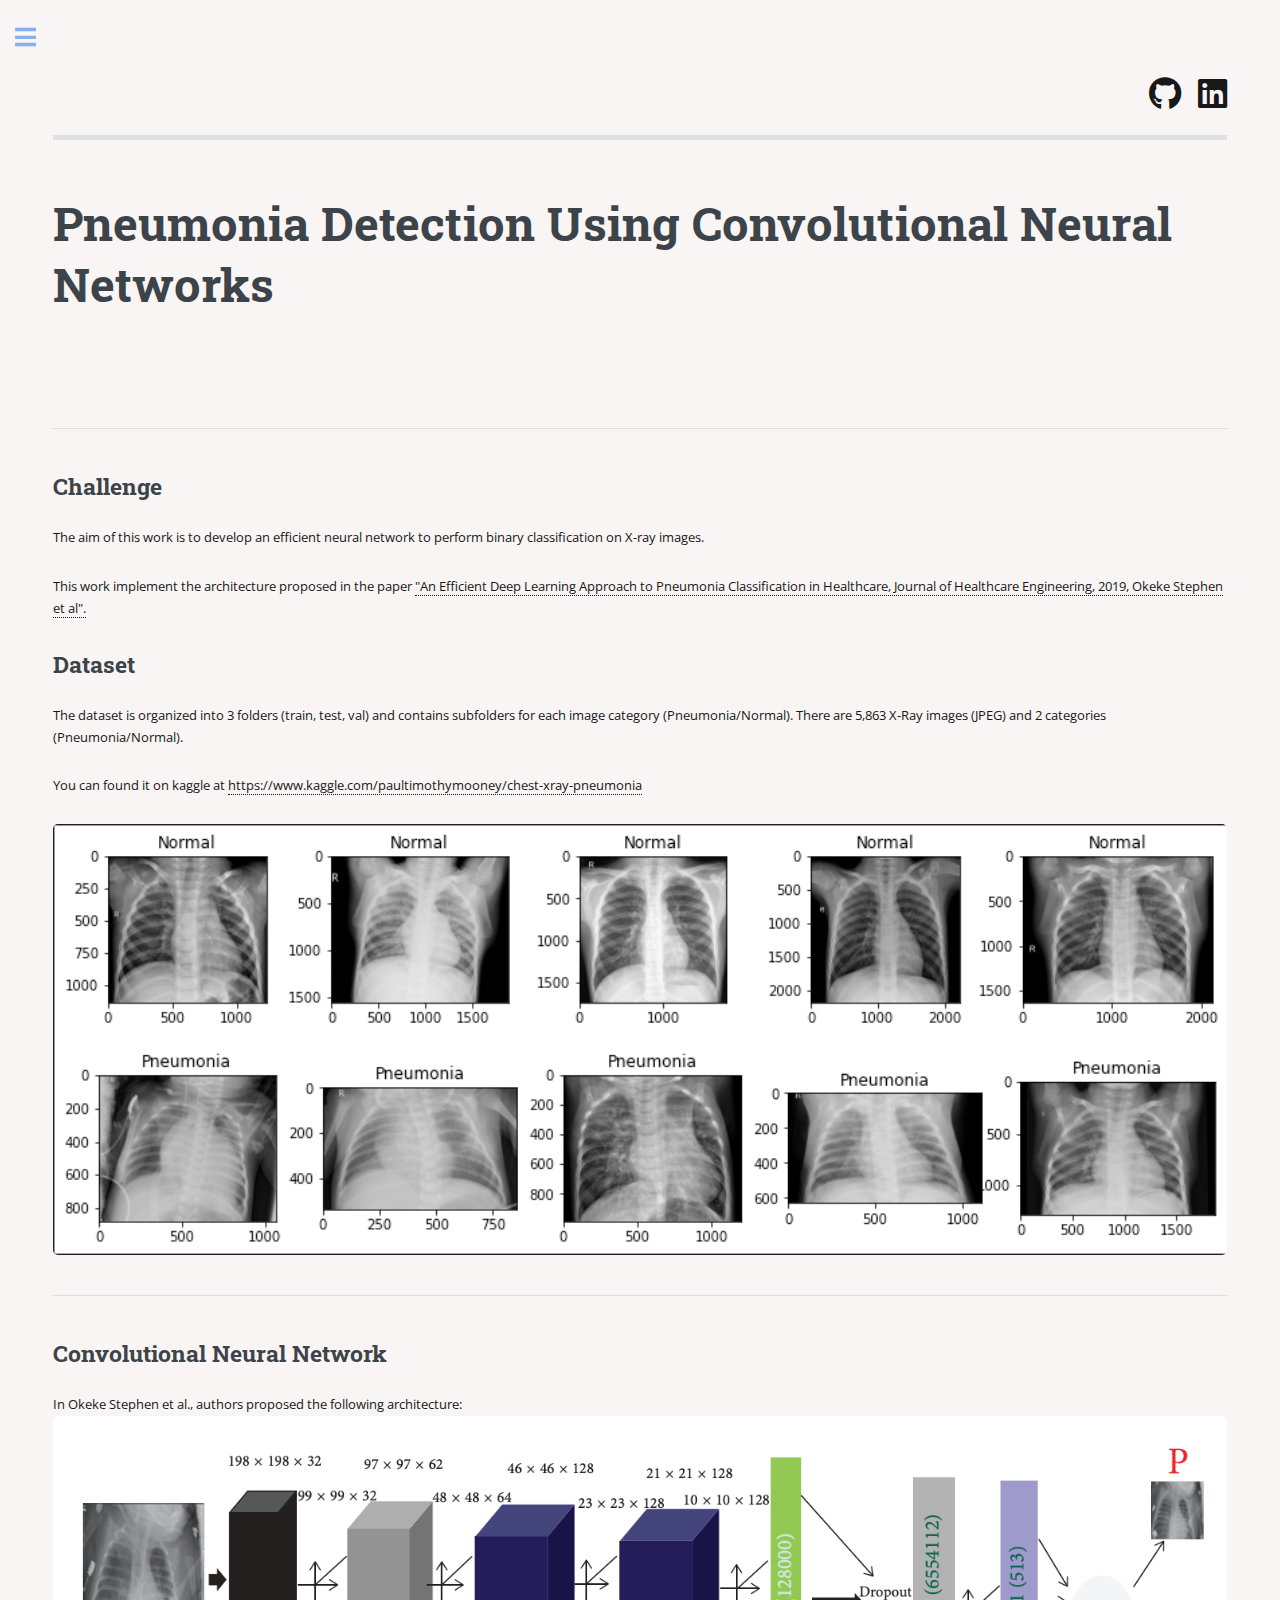
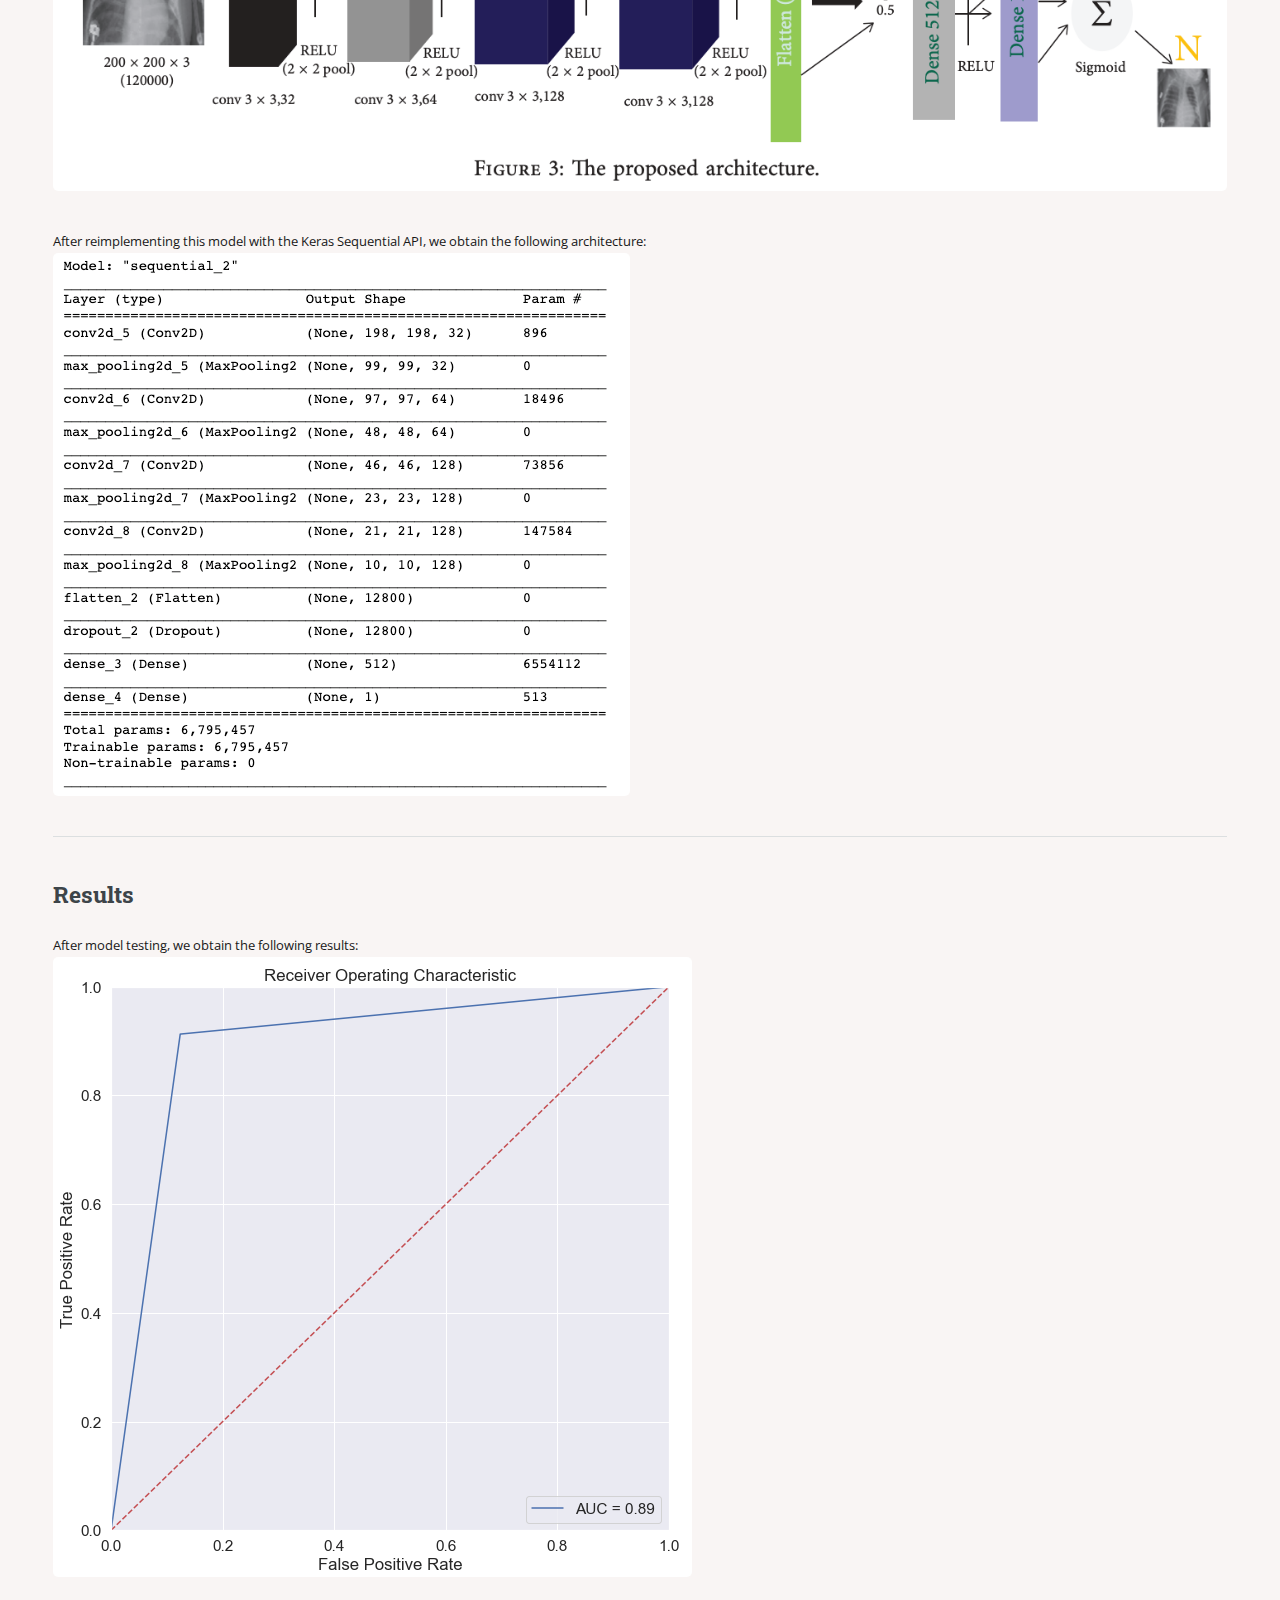
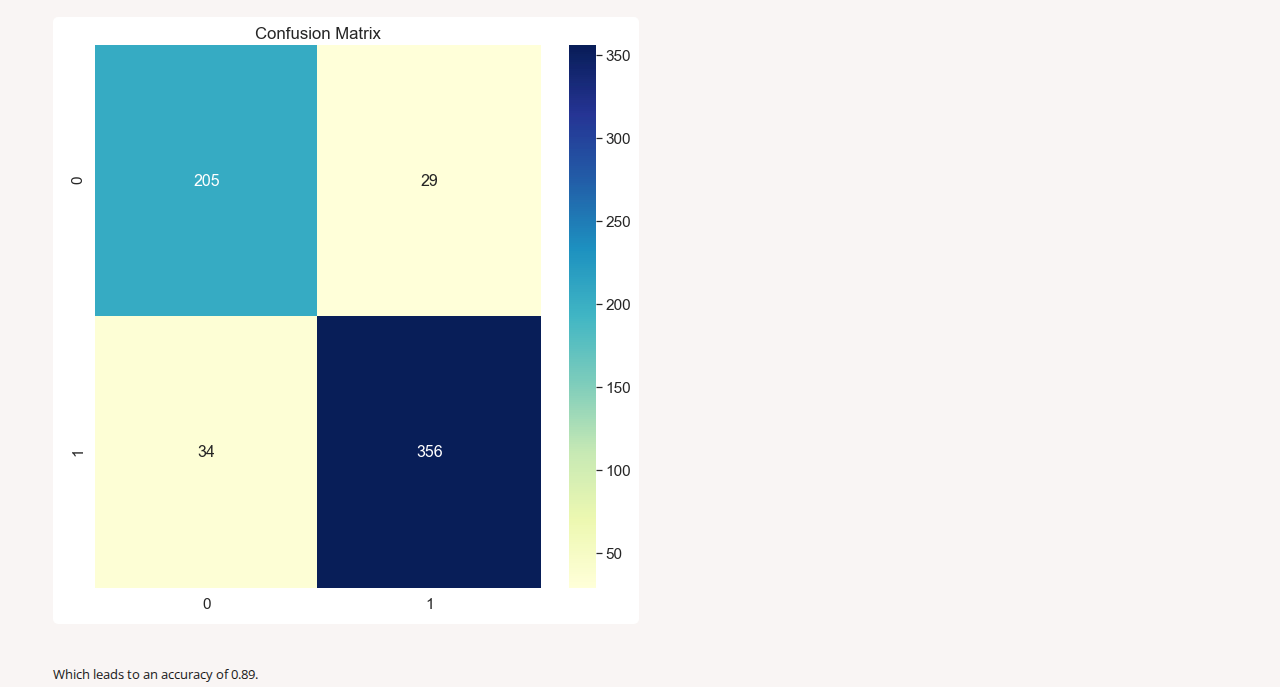
<file: pneumonia_detection.html>
<!DOCTYPE HTML>
<!--
	Editorial by HTML5 UP
	html5up.net | @ajlkn
	Free for personal and commercial use under the CCA 3.0 license (html5up.net/license)
-->
<html>
	<head>
		<title>Christophe MARABOTTO</title>
		<meta charset="utf-8" />
		<meta name="viewport" content="width=device-width, initial-scale=1, user-scalable=no" />
		<link rel="stylesheet" href="../assets/css/main.css" />
	</head>
	<body class="is-preload">

		<!-- Wrapper -->
			<div id="wrapper">

				<!-- Main -->
					<div id="main">
						<div class="inner">

							<!-- Header -->
								<header id="header">
									<!-- <a href="index.html" class="logo"><strong>Editorial</strong> by HTML5 UP</a> -->
									<ul class="icons">
										<li><a href="https://github.com/cmarabotto/" class="icon brands fa-github fa-2x"><span class="label">Github</span></a></li>
										<li><a href="https://www.linkedin.com/in/christophe-marabotto/" class="icon brands fa-linkedin fa-2x"><span class="label">Linkedin</span></a></li>
										<!-- <li><a href="#" class="icon brands fa-facebook-f"><span class="label">Facebook</span></a></li> -->
										<!-- <li><a href="#" class="icon brands fa-instagram"><span class="label">Instagram</span></a></li> -->
										<!-- <li><a href="#" class="icon brands fa-snapchat-ghost"><span class="label">Snapchat</span></a></li> -->
									</ul>
								</header>

							<!-- Content -->
								<section>
									<header class="main">
										<h1>Pneumonia Detection Using Convolutional Neural Networks</h1>
									</header>
                                </section>

                                <hr class="major" />

								<h2>Challenge</h2>
                                <p>The aim of this work is to develop an efficient neural network to perform binary classification on X-ray images.</p>
                                <p>This work implement the architecture proposed in the paper <a href=https://www.hindawi.com/journals/jhe/2019/4180949/ target="_blank">"An Efficient Deep Learning Approach to Pneumonia Classification in Healthcare, Journal of Healthcare Engineering, 2019, Okeke Stephen et al".</a></p>
							    <!-- <p>In addition, we will quantify the impact of lipschitz constraints on the performance of the proposed network.</p>-->

                                <h2>Dataset</h2>
                                <p>The dataset is organized into 3 folders (train, test, val) and contains subfolders for each image category (Pneumonia/Normal). There are 5,863 X-Ray images (JPEG) and 2 categories (Pneumonia/Normal).</p>
                                <p>You can found it on kaggle at <a href=https://www.kaggle.com/paultimothymooney/chest-xray-pneumonia target="_blank">https://www.kaggle.com/paultimothymooney/chest-xray-pneumonia</a> </p>
                                <span class="image main"><img src="images/dataset_pneumonia.png" /></span>

                                <hr class="major" />

								<h2>Convolutional Neural Network</h2>
                                In Okeke Stephen et al., authors proposed the following architecture:
                                <span class="image main"><img src="images/cnn_pneumonia_paper.png" /></span>
                                After reimplementing this model with the Keras Sequential API, we obtain the following architecture:
                                <span class="image half"><img src="images/keras_model.png" /></span>

                                <hr class="major" />

								<h2>Results</h2>
                                After model testing, we obtain the following results:
                                <span class="image half"><img src="images/ROC.png" /></span>
                                <span class="image half"><img src="images/confusion_matrix.png" /></span>
                                Which leads to an accuracy of 0.89.

						</div>
					</div>

				<!-- Sidebar -->
                <div id="sidebar">
                    <div class="inner">

                        <!-- Menu -->
                        <nav id="menu">
                            <header class="major">
                                <h2>Menu</h2>
                            </header>
                            <ul>
                                <li><a href="index.html">Homepage</a></li>
                                <!-- <li><a href="https://scholar.google.com/citations?user=ZtzwcvsAAAAJ&hl=fr">Publications</a></li> -->
                                <li>
                                    <span class="opener">Personal Projects</span>
                                    <ul>
                                        <li><a href="fpv_drone_design.html">FPV Drone Design</a></li>
                                        <li><a href="pneumonia_detection.html">Pneumonia Detection using Lipschitz Neural Network</a></li>
                                        <!-- <li><a href="ppo.html">Understanding Proximal Policy Optimization with Super Mario Bros</a></li> -->
                                        <!-- <li><a href="maxwell.html">MAXWELL: My Intelligent Assistant</a></li> -->
                                    </ul>
                                </li>
                                <li><a href="music.html">Music</a></li>
                                <li><a href="photography.html">Photography</a></li>
                                <li><a href="documents/CV_AN.pdf" download="English CV">Download CV (EN)</a></li>
                                <li><a href="documents/CV_FR.pdf" download="English FR">Download CV (FR)</a></li>
                        </nav>

                        <!-- Section -->
                            <section>
                                <header class="major">
                                    <h2>Get in touch</h2>
                                </header>
                                <ul class="contact">
                                    <li class="icon solid fa-envelope"><a href="christophe.marabotto@epita.fr">christophe.marabotto@epita.fr</a></li>
                                    <li class="icon solid fa-phone">
                                        <!-- Use the tel: URI scheme to make the phone number clickable -->
                                        <a href="tel:+33659562028">+33(0)659562028</a>
                                    </li>
                                </ul>
                            </section>

                        <!-- Footer -->
                            <footer id="footer">
                                <p class="copyright">&copy; Christophe MARABOTTO. All rights reserved.</a></p>
                            </footer>

                    </div>
                </div>

			</div>

		<!-- Scripts -->
			<script src="assets/js/jquery.min.js"></script>
			<script src="assets/js/browser.min.js"></script>
			<script src="assets/js/breakpoints.min.js"></script>
			<script src="assets/js/util.js"></script>
			<script src="assets/js/main.js"></script>

	</body>
</html>
</file>
<file: assets/css/main.css>
@import url(fontawesome-all.min.css);
@import url("https://fonts.googleapis.com/css?family=Open+Sans:400,600,400italic,600italic|Roboto+Slab:400,700");
/*
	Editorial by HTML5 UP
	html5up.net | @ajlkn
	Free for personal and commercial use under the CCA 3.0 license (html5up.net/license)
*/
html, body, div, span, applet, object,
iframe, h1, h2, h3, h4, h5, h6, p, blockquote,
pre, a, abbr, acronym, address, big, cite,
code, del, dfn, em, img, ins, kbd, q, s, samp,
small, strike, strong, sub, sup, tt, var, b,
u, i, center, dl, dt, dd, ol, ul, li, fieldset,
form, label, legend, table, caption, tbody,
tfoot, thead, tr, th, td, article, aside,
canvas, details, embed, figure, figcaption,
footer, header, hgroup, menu, nav, output, ruby,
section, summary, time, mark, audio, video {
  margin: 0;
  padding: 0;
  border: 0;
  font-size: 100%;
  font: inherit;
  vertical-align: baseline; }

article, aside, details, figcaption, figure,
footer, header, hgroup, menu, nav, section {
  display: block; }

body {
  line-height: 1; }

ol, ul {
  list-style: none; }

blockquote, q {
  quotes: none; }
  blockquote:before, blockquote:after, q:before, q:after {
    content: '';
    content: none; }

table {
  border-collapse: collapse;
  border-spacing: 0; }

body {
  -webkit-text-size-adjust: none; }

mark {
  background-color: transparent;
  color: inherit; }

input::-moz-focus-inner {
  border: 0;
  padding: 0; }

input, select, textarea {
  -moz-appearance: none;
  -webkit-appearance: none;
  -ms-appearance: none;
  appearance: none; }

/* Basic */
@-ms-viewport {
  width: device-width; }

body {
  -ms-overflow-style: scrollbar; }

@media screen and (max-width: 480px) {
  html, body {
    min-width: 320px; } }

html {
  box-sizing: border-box; }

*, *:before, *:after {
  box-sizing: inherit; }

body {
  background: #f9f5f4; }
  body.is-preload *, body.is-preload *:before, body.is-preload *:after, body.is-resizing *, body.is-resizing *:before, body.is-resizing *:after {
    -moz-animation: none !important;
    -webkit-animation: none !important;
    -ms-animation: none !important;
    animation: none !important;
    -moz-transition: none !important;
    -webkit-transition: none !important;
    -ms-transition: none !important;
    transition: none !important; }

/* Type */
body, input, select, textarea {
  color: #181818;
  font-family: "Open Sans", sans-serif;
  font-size: 13pt;
  font-weight: 400;
  line-height: 1.65; }
  @media screen and (max-width: 1680px) {
    body, input, select, textarea {
      font-size: 11pt; } }
  @media screen and (max-width: 1280px) {
    body, input, select, textarea {
      font-size: 10pt; } }
  @media screen and (max-width: 360px) {
    body, input, select, textarea {
      font-size: 9pt; } }

a {
  -moz-transition: color 0.2s ease-in-out, border-bottom-color 0.2s ease-in-out;
  -webkit-transition: color 0.2s ease-in-out, border-bottom-color 0.2s ease-in-out;
  -ms-transition: color 0.2s ease-in-out, border-bottom-color 0.2s ease-in-out;
  transition: color 0.2s ease-in-out, border-bottom-color 0.2s ease-in-out;
  border-bottom: dotted 1px;
  color: #181818;
  text-decoration: none; }
  a:hover {
    border-bottom-color: #87B0F2;
    color: #87B0F2 !important; }
    a:hover strong {
      color: inherit; }

strong, b {
  color: #3d4449;
  font-weight: 600; }

em, i {
  font-style: italic; }

p {
  margin: 0 0 2em 0; }

h1, h2, h3, h4, h5, h6 {
  color: #3d4449;
  font-family: "Roboto Slab", serif;
  font-weight: 700;
  line-height: 1.5;
  margin: 0 0 1em 0; }
  h1 a, h2 a, h3 a, h4 a, h5 a, h6 a {
    color: inherit;
    text-decoration: none;
    border-bottom: 0; }

h1 {
  font-size: 4em;
  margin: 0 0 0.5em 0;
  line-height: 1.3; }

h2 {
  font-size: 1.75em; }

h3 {
  font-size: 1.25em; }

h4 {
  font-size: 1.1em; }

h5 {
  font-size: 0.9em; }

h6 {
  font-size: 0.7em; }

@media screen and (max-width: 1680px) {
  h1 {
    font-size: 3.5em; } }

@media screen and (max-width: 980px) {
  h1 {
    font-size: 3.25em; } }

@media screen and (max-width: 736px) {
  h1 {
    font-size: 2em;
    line-height: 1.4; }
  h2 {
    font-size: 1.5em; } }

sub {
  font-size: 0.8em;
  position: relative;
  top: 0.5em; }

sup {
  font-size: 0.8em;
  position: relative;
  top: -0.5em; }

blockquote {
  border-left: solid 3px rgba(210, 215, 217, 0.75);
  font-style: italic;
  margin: 0 0 2em 0;
  padding: 0.5em 0 0.5em 2em; }

code {
  background: rgba(230, 235, 237, 0.25);
  border-radius: 0.375em;
  border: solid 1px rgba(210, 215, 217, 0.75);
  font-family: "Courier New", monospace;
  font-size: 0.9em;
  margin: 0 0.25em;
  padding: 0.25em 0.65em; }

pre {
  -webkit-overflow-scrolling: touch;
  font-family: "Courier New", monospace;
  font-size: 0.9em;
  margin: 0 0 2em 0; }
  pre code {
    display: block;
    line-height: 1.75;
    padding: 1em 1.5em;
    overflow-x: auto; }

hr {
  border: 0;
  border-bottom: solid 1px rgba(210, 215, 217, 0.75);
  margin: 2em 0; }
  hr.major {
    margin: 3em 0; }

.align-left {
  text-align: left; }

.align-center {
  text-align: center; }

.align-right {
  text-align: right; }

/* Row */
.row {
  display: flex;
  flex-wrap: wrap;
  box-sizing: border-box;
  align-items: stretch; }
  .row > * {
    box-sizing: border-box; }
  .row.gtr-uniform > * > :last-child {
    margin-bottom: 0; }
  .row.aln-left {
    justify-content: flex-start; }
  .row.aln-center {
    justify-content: center; }
  .row.aln-right {
    justify-content: flex-end; }
  .row.aln-top {
    align-items: flex-start; }
  .row.aln-middle {
    align-items: center; }
  .row.aln-bottom {
    align-items: flex-end; }
  .row > .imp {
    order: -1; }
  .row > .col-1 {
    width: 8.33333%; }
  .row > .off-1 {
    margin-left: 8.33333%; }
  .row > .col-2 {
    width: 16.66667%; }
  .row > .off-2 {
    margin-left: 16.66667%; }
  .row > .col-3 {
    width: 25%; }
  .row > .off-3 {
    margin-left: 25%; }
  .row > .col-4 {
    width: 33.33333%; }
  .row > .off-4 {
    margin-left: 33.33333%; }
  .row > .col-5 {
    width: 41.66667%; }
  .row > .off-5 {
    margin-left: 41.66667%; }
  .row > .col-6 {
    width: 50%; }
  .row > .off-6 {
    margin-left: 50%; }
  .row > .col-7 {
    width: 58.33333%; }
  .row > .off-7 {
    margin-left: 58.33333%; }
  .row > .col-8 {
    width: 66.66667%; }
  .row > .off-8 {
    margin-left: 66.66667%; }
  .row > .col-9 {
    width: 75%; }
  .row > .off-9 {
    margin-left: 75%; }
  .row > .col-10 {
    width: 83.33333%; }
  .row > .off-10 {
    margin-left: 83.33333%; }
  .row > .col-11 {
    width: 91.66667%; }
  .row > .off-11 {
    margin-left: 91.66667%; }
  .row > .col-12 {
    width: 100%; }
  .row > .off-12 {
    margin-left: 100%; }
  .row.gtr-0 {
    margin-top: 0;
    margin-left: 0em; }
    .row.gtr-0 > * {
      padding: 0 0 0 0em; }
    .row.gtr-0.gtr-uniform {
      margin-top: 0em; }
      .row.gtr-0.gtr-uniform > * {
        padding-top: 0em; }
  .row.gtr-25 {
    margin-top: 0;
    margin-left: -0.375em; }
    .row.gtr-25 > * {
      padding: 0 0 0 0.375em; }
    .row.gtr-25.gtr-uniform {
      margin-top: -0.375em; }
      .row.gtr-25.gtr-uniform > * {
        padding-top: 0.375em; }
  .row.gtr-50 {
    margin-top: 0;
    margin-left: -0.75em; }
    .row.gtr-50 > * {
      padding: 0 0 0 0.75em; }
    .row.gtr-50.gtr-uniform {
      margin-top: -0.75em; }
      .row.gtr-50.gtr-uniform > * {
        padding-top: 0.75em; }
  .row {
    margin-top: 0;
    margin-left: -1.5em; }
    .row > * {
      padding: 0 0 0 1.5em; }
    .row.gtr-uniform {
      margin-top: -1.5em; }
      .row.gtr-uniform > * {
        padding-top: 1.5em; }
  .row.gtr-150 {
    margin-top: 0;
    margin-left: -2.25em; }
    .row.gtr-150 > * {
      padding: 0 0 0 2.25em; }
    .row.gtr-150.gtr-uniform {
      margin-top: -2.25em; }
      .row.gtr-150.gtr-uniform > * {
        padding-top: 2.25em; }
  .row.gtr-200 {
    margin-top: 0;
    margin-left: -3em; }
    .row.gtr-200 > * {
      padding: 0 0 0 3em; }
    .row.gtr-200.gtr-uniform {
      margin-top: -3em; }
      .row.gtr-200.gtr-uniform > * {
        padding-top: 3em; }
  @media screen and (max-width: 1680px) {
    .row {
      display: flex;
      flex-wrap: wrap;
      box-sizing: border-box;
      align-items: stretch; }
      .row > * {
        box-sizing: border-box; }
      .row.gtr-uniform > * > :last-child {
        margin-bottom: 0; }
      .row.aln-left {
        justify-content: flex-start; }
      .row.aln-center {
        justify-content: center; }
      .row.aln-right {
        justify-content: flex-end; }
      .row.aln-top {
        align-items: flex-start; }
      .row.aln-middle {
        align-items: center; }
      .row.aln-bottom {
        align-items: flex-end; }
      .row > .imp-xlarge {
        order: -1; }
      .row > .col-1-xlarge {
        width: 8.33333%; }
      .row > .off-1-xlarge {
        margin-left: 8.33333%; }
      .row > .col-2-xlarge {
        width: 16.66667%; }
      .row > .off-2-xlarge {
        margin-left: 16.66667%; }
      .row > .col-3-xlarge {
        width: 25%; }
      .row > .off-3-xlarge {
        margin-left: 25%; }
      .row > .col-4-xlarge {
        width: 33.33333%; }
      .row > .off-4-xlarge {
        margin-left: 33.33333%; }
      .row > .col-5-xlarge {
        width: 41.66667%; }
      .row > .off-5-xlarge {
        margin-left: 41.66667%; }
      .row > .col-6-xlarge {
        width: 50%; }
      .row > .off-6-xlarge {
        margin-left: 50%; }
      .row > .col-7-xlarge {
        width: 58.33333%; }
      .row > .off-7-xlarge {
        margin-left: 58.33333%; }
      .row > .col-8-xlarge {
        width: 66.66667%; }
      .row > .off-8-xlarge {
        margin-left: 66.66667%; }
      .row > .col-9-xlarge {
        width: 75%; }
      .row > .off-9-xlarge {
        margin-left: 75%; }
      .row > .col-10-xlarge {
        width: 83.33333%; }
      .row > .off-10-xlarge {
        margin-left: 83.33333%; }
      .row > .col-11-xlarge {
        width: 91.66667%; }
      .row > .off-11-xlarge {
        margin-left: 91.66667%; }
      .row > .col-12-xlarge {
        width: 100%; }
      .row > .off-12-xlarge {
        margin-left: 100%; }
      .row.gtr-0 {
        margin-top: 0;
        margin-left: 0em; }
        .row.gtr-0 > * {
          padding: 0 0 0 0em; }
        .row.gtr-0.gtr-uniform {
          margin-top: 0em; }
          .row.gtr-0.gtr-uniform > * {
            padding-top: 0em; }
      .row.gtr-25 {
        margin-top: 0;
        margin-left: -0.375em; }
        .row.gtr-25 > * {
          padding: 0 0 0 0.375em; }
        .row.gtr-25.gtr-uniform {
          margin-top: -0.375em; }
          .row.gtr-25.gtr-uniform > * {
            padding-top: 0.375em; }
      .row.gtr-50 {
        margin-top: 0;
        margin-left: -0.75em; }
        .row.gtr-50 > * {
          padding: 0 0 0 0.75em; }
        .row.gtr-50.gtr-uniform {
          margin-top: -0.75em; }
          .row.gtr-50.gtr-uniform > * {
            padding-top: 0.75em; }
      .row {
        margin-top: 0;
        margin-left: -1.5em; }
        .row > * {
          padding: 0 0 0 1.5em; }
        .row.gtr-uniform {
          margin-top: -1.5em; }
          .row.gtr-uniform > * {
            padding-top: 1.5em; }
      .row.gtr-150 {
        margin-top: 0;
        margin-left: -2.25em; }
        .row.gtr-150 > * {
          padding: 0 0 0 2.25em; }
        .row.gtr-150.gtr-uniform {
          margin-top: -2.25em; }
          .row.gtr-150.gtr-uniform > * {
            padding-top: 2.25em; }
      .row.gtr-200 {
        margin-top: 0;
        margin-left: -3em; }
        .row.gtr-200 > * {
          padding: 0 0 0 3em; }
        .row.gtr-200.gtr-uniform {
          margin-top: -3em; }
          .row.gtr-200.gtr-uniform > * {
            padding-top: 3em; } }
  @media screen and (max-width: 1280px) {
    .row {
      display: flex;
      flex-wrap: wrap;
      box-sizing: border-box;
      align-items: stretch; }
      .row > * {
        box-sizing: border-box; }
      .row.gtr-uniform > * > :last-child {
        margin-bottom: 0; }
      .row.aln-left {
        justify-content: flex-start; }
      .row.aln-center {
        justify-content: center; }
      .row.aln-right {
        justify-content: flex-end; }
      .row.aln-top {
        align-items: flex-start; }
      .row.aln-middle {
        align-items: center; }
      .row.aln-bottom {
        align-items: flex-end; }
      .row > .imp-large {
        order: -1; }
      .row > .col-1-large {
        width: 8.33333%; }
      .row > .off-1-large {
        margin-left: 8.33333%; }
      .row > .col-2-large {
        width: 16.66667%; }
      .row > .off-2-large {
        margin-left: 16.66667%; }
      .row > .col-3-large {
        width: 25%; }
      .row > .off-3-large {
        margin-left: 25%; }
      .row > .col-4-large {
        width: 33.33333%; }
      .row > .off-4-large {
        margin-left: 33.33333%; }
      .row > .col-5-large {
        width: 41.66667%; }
      .row > .off-5-large {
        margin-left: 41.66667%; }
      .row > .col-6-large {
        width: 50%; }
      .row > .off-6-large {
        margin-left: 50%; }
      .row > .col-7-large {
        width: 58.33333%; }
      .row > .off-7-large {
        margin-left: 58.33333%; }
      .row > .col-8-large {
        width: 66.66667%; }
      .row > .off-8-large {
        margin-left: 66.66667%; }
      .row > .col-9-large {
        width: 75%; }
      .row > .off-9-large {
        margin-left: 75%; }
      .row > .col-10-large {
        width: 83.33333%; }
      .row > .off-10-large {
        margin-left: 83.33333%; }
      .row > .col-11-large {
        width: 91.66667%; }
      .row > .off-11-large {
        margin-left: 91.66667%; }
      .row > .col-12-large {
        width: 100%; }
      .row > .off-12-large {
        margin-left: 100%; }
      .row.gtr-0 {
        margin-top: 0;
        margin-left: 0em; }
        .row.gtr-0 > * {
          padding: 0 0 0 0em; }
        .row.gtr-0.gtr-uniform {
          margin-top: 0em; }
          .row.gtr-0.gtr-uniform > * {
            padding-top: 0em; }
      .row.gtr-25 {
        margin-top: 0;
        margin-left: -0.375em; }
        .row.gtr-25 > * {
          padding: 0 0 0 0.375em; }
        .row.gtr-25.gtr-uniform {
          margin-top: -0.375em; }
          .row.gtr-25.gtr-uniform > * {
            padding-top: 0.375em; }
      .row.gtr-50 {
        margin-top: 0;
        margin-left: -0.75em; }
        .row.gtr-50 > * {
          padding: 0 0 0 0.75em; }
        .row.gtr-50.gtr-uniform {
          margin-top: -0.75em; }
          .row.gtr-50.gtr-uniform > * {
            padding-top: 0.75em; }
      .row {
        margin-top: 0;
        margin-left: -1.5em; }
        .row > * {
          padding: 0 0 0 1.5em; }
        .row.gtr-uniform {
          margin-top: -1.5em; }
          .row.gtr-uniform > * {
            padding-top: 1.5em; }
      .row.gtr-150 {
        margin-top: 0;
        margin-left: -2.25em; }
        .row.gtr-150 > * {
          padding: 0 0 0 2.25em; }
        .row.gtr-150.gtr-uniform {
          margin-top: -2.25em; }
          .row.gtr-150.gtr-uniform > * {
            padding-top: 2.25em; }
      .row.gtr-200 {
        margin-top: 0;
        margin-left: -3em; }
        .row.gtr-200 > * {
          padding: 0 0 0 3em; }
        .row.gtr-200.gtr-uniform {
          margin-top: -3em; }
          .row.gtr-200.gtr-uniform > * {
            padding-top: 3em; } }
  @media screen and (max-width: 980px) {
    .row {
      display: flex;
      flex-wrap: wrap;
      box-sizing: border-box;
      align-items: stretch; }
      .row > * {
        box-sizing: border-box; }
      .row.gtr-uniform > * > :last-child {
        margin-bottom: 0; }
      .row.aln-left {
        justify-content: flex-start; }
      .row.aln-center {
        justify-content: center; }
      .row.aln-right {
        justify-content: flex-end; }
      .row.aln-top {
        align-items: flex-start; }
      .row.aln-middle {
        align-items: center; }
      .row.aln-bottom {
        align-items: flex-end; }
      .row > .imp-medium {
        order: -1; }
      .row > .col-1-medium {
        width: 8.33333%; }
      .row > .off-1-medium {
        margin-left: 8.33333%; }
      .row > .col-2-medium {
        width: 16.66667%; }
      .row > .off-2-medium {
        margin-left: 16.66667%; }
      .row > .col-3-medium {
        width: 25%; }
      .row > .off-3-medium {
        margin-left: 25%; }
      .row > .col-4-medium {
        width: 33.33333%; }
      .row > .off-4-medium {
        margin-left: 33.33333%; }
      .row > .col-5-medium {
        width: 41.66667%; }
      .row > .off-5-medium {
        margin-left: 41.66667%; }
      .row > .col-6-medium {
        width: 50%; }
      .row > .off-6-medium {
        margin-left: 50%; }
      .row > .col-7-medium {
        width: 58.33333%; }
      .row > .off-7-medium {
        margin-left: 58.33333%; }
      .row > .col-8-medium {
        width: 66.66667%; }
      .row > .off-8-medium {
        margin-left: 66.66667%; }
      .row > .col-9-medium {
        width: 75%; }
      .row > .off-9-medium {
        margin-left: 75%; }
      .row > .col-10-medium {
        width: 83.33333%; }
      .row > .off-10-medium {
        margin-left: 83.33333%; }
      .row > .col-11-medium {
        width: 91.66667%; }
      .row > .off-11-medium {
        margin-left: 91.66667%; }
      .row > .col-12-medium {
        width: 100%; }
      .row > .off-12-medium {
        margin-left: 100%; }
      .row.gtr-0 {
        margin-top: 0;
        margin-left: 0em; }
        .row.gtr-0 > * {
          padding: 0 0 0 0em; }
        .row.gtr-0.gtr-uniform {
          margin-top: 0em; }
          .row.gtr-0.gtr-uniform > * {
            padding-top: 0em; }
      .row.gtr-25 {
        margin-top: 0;
        margin-left: -0.375em; }
        .row.gtr-25 > * {
          padding: 0 0 0 0.375em; }
        .row.gtr-25.gtr-uniform {
          margin-top: -0.375em; }
          .row.gtr-25.gtr-uniform > * {
            padding-top: 0.375em; }
      .row.gtr-50 {
        margin-top: 0;
        margin-left: -0.75em; }
        .row.gtr-50 > * {
          padding: 0 0 0 0.75em; }
        .row.gtr-50.gtr-uniform {
          margin-top: -0.75em; }
          .row.gtr-50.gtr-uniform > * {
            padding-top: 0.75em; }
      .row {
        margin-top: 0;
        margin-left: -1.5em; }
        .row > * {
          padding: 0 0 0 1.5em; }
        .row.gtr-uniform {
          margin-top: -1.5em; }
          .row.gtr-uniform > * {
            padding-top: 1.5em; }
      .row.gtr-150 {
        margin-top: 0;
        margin-left: -2.25em; }
        .row.gtr-150 > * {
          padding: 0 0 0 2.25em; }
        .row.gtr-150.gtr-uniform {
          margin-top: -2.25em; }
          .row.gtr-150.gtr-uniform > * {
            padding-top: 2.25em; }
      .row.gtr-200 {
        margin-top: 0;
        margin-left: -3em; }
        .row.gtr-200 > * {
          padding: 0 0 0 3em; }
        .row.gtr-200.gtr-uniform {
          margin-top: -3em; }
          .row.gtr-200.gtr-uniform > * {
            padding-top: 3em; } }
  @media screen and (max-width: 736px) {
    .row {
      display: flex;
      flex-wrap: wrap;
      box-sizing: border-box;
      align-items: stretch; }
      .row > * {
        box-sizing: border-box; }
      .row.gtr-uniform > * > :last-child {
        margin-bottom: 0; }
      .row.aln-left {
        justify-content: flex-start; }
      .row.aln-center {
        justify-content: center; }
      .row.aln-right {
        justify-content: flex-end; }
      .row.aln-top {
        align-items: flex-start; }
      .row.aln-middle {
        align-items: center; }
      .row.aln-bottom {
        align-items: flex-end; }
      .row > .imp-small {
        order: -1; }
      .row > .col-1-small {
        width: 8.33333%; }
      .row > .off-1-small {
        margin-left: 8.33333%; }
      .row > .col-2-small {
        width: 16.66667%; }
      .row > .off-2-small {
        margin-left: 16.66667%; }
      .row > .col-3-small {
        width: 25%; }
      .row > .off-3-small {
        margin-left: 25%; }
      .row > .col-4-small {
        width: 33.33333%; }
      .row > .off-4-small {
        margin-left: 33.33333%; }
      .row > .col-5-small {
        width: 41.66667%; }
      .row > .off-5-small {
        margin-left: 41.66667%; }
      .row > .col-6-small {
        width: 50%; }
      .row > .off-6-small {
        margin-left: 50%; }
      .row > .col-7-small {
        width: 58.33333%; }
      .row > .off-7-small {
        margin-left: 58.33333%; }
      .row > .col-8-small {
        width: 66.66667%; }
      .row > .off-8-small {
        margin-left: 66.66667%; }
      .row > .col-9-small {
        width: 75%; }
      .row > .off-9-small {
        margin-left: 75%; }
      .row > .col-10-small {
        width: 83.33333%; }
      .row > .off-10-small {
        margin-left: 83.33333%; }
      .row > .col-11-small {
        width: 91.66667%; }
      .row > .off-11-small {
        margin-left: 91.66667%; }
      .row > .col-12-small {
        width: 100%; }
      .row > .off-12-small {
        margin-left: 100%; }
      .row.gtr-0 {
        margin-top: 0;
        margin-left: 0em; }
        .row.gtr-0 > * {
          padding: 0 0 0 0em; }
        .row.gtr-0.gtr-uniform {
          margin-top: 0em; }
          .row.gtr-0.gtr-uniform > * {
            padding-top: 0em; }
      .row.gtr-25 {
        margin-top: 0;
        margin-left: -0.375em; }
        .row.gtr-25 > * {
          padding: 0 0 0 0.375em; }
        .row.gtr-25.gtr-uniform {
          margin-top: -0.375em; }
          .row.gtr-25.gtr-uniform > * {
            padding-top: 0.375em; }
      .row.gtr-50 {
        margin-top: 0;
        margin-left: -0.75em; }
        .row.gtr-50 > * {
          padding: 0 0 0 0.75em; }
        .row.gtr-50.gtr-uniform {
          margin-top: -0.75em; }
          .row.gtr-50.gtr-uniform > * {
            padding-top: 0.75em; }
      .row {
        margin-top: 0;
        margin-left: -1.5em; }
        .row > * {
          padding: 0 0 0 1.5em; }
        .row.gtr-uniform {
          margin-top: -1.5em; }
          .row.gtr-uniform > * {
            padding-top: 1.5em; }
      .row.gtr-150 {
        margin-top: 0;
        margin-left: -2.25em; }
        .row.gtr-150 > * {
          padding: 0 0 0 2.25em; }
        .row.gtr-150.gtr-uniform {
          margin-top: -2.25em; }
          .row.gtr-150.gtr-uniform > * {
            padding-top: 2.25em; }
      .row.gtr-200 {
        margin-top: 0;
        margin-left: -3em; }
        .row.gtr-200 > * {
          padding: 0 0 0 3em; }
        .row.gtr-200.gtr-uniform {
          margin-top: -3em; }
          .row.gtr-200.gtr-uniform > * {
            padding-top: 3em; } }
  @media screen and (max-width: 480px) {
    .row {
      display: flex;
      flex-wrap: wrap;
      box-sizing: border-box;
      align-items: stretch; }
      .row > * {
        box-sizing: border-box; }
      .row.gtr-uniform > * > :last-child {
        margin-bottom: 0; }
      .row.aln-left {
        justify-content: flex-start; }
      .row.aln-center {
        justify-content: center; }
      .row.aln-right {
        justify-content: flex-end; }
      .row.aln-top {
        align-items: flex-start; }
      .row.aln-middle {
        align-items: center; }
      .row.aln-bottom {
        align-items: flex-end; }
      .row > .imp-xsmall {
        order: -1; }
      .row > .col-1-xsmall {
        width: 8.33333%; }
      .row > .off-1-xsmall {
        margin-left: 8.33333%; }
      .row > .col-2-xsmall {
        width: 16.66667%; }
      .row > .off-2-xsmall {
        margin-left: 16.66667%; }
      .row > .col-3-xsmall {
        width: 25%; }
      .row > .off-3-xsmall {
        margin-left: 25%; }
      .row > .col-4-xsmall {
        width: 33.33333%; }
      .row > .off-4-xsmall {
        margin-left: 33.33333%; }
      .row > .col-5-xsmall {
        width: 41.66667%; }
      .row > .off-5-xsmall {
        margin-left: 41.66667%; }
      .row > .col-6-xsmall {
        width: 50%; }
      .row > .off-6-xsmall {
        margin-left: 50%; }
      .row > .col-7-xsmall {
        width: 58.33333%; }
      .row > .off-7-xsmall {
        margin-left: 58.33333%; }
      .row > .col-8-xsmall {
        width: 66.66667%; }
      .row > .off-8-xsmall {
        margin-left: 66.66667%; }
      .row > .col-9-xsmall {
        width: 75%; }
      .row > .off-9-xsmall {
        margin-left: 75%; }
      .row > .col-10-xsmall {
        width: 83.33333%; }
      .row > .off-10-xsmall {
        margin-left: 83.33333%; }
      .row > .col-11-xsmall {
        width: 91.66667%; }
      .row > .off-11-xsmall {
        margin-left: 91.66667%; }
      .row > .col-12-xsmall {
        width: 100%; }
      .row > .off-12-xsmall {
        margin-left: 100%; }
      .row.gtr-0 {
        margin-top: 0;
        margin-left: 0em; }
        .row.gtr-0 > * {
          padding: 0 0 0 0em; }
        .row.gtr-0.gtr-uniform {
          margin-top: 0em; }
          .row.gtr-0.gtr-uniform > * {
            padding-top: 0em; }
      .row.gtr-25 {
        margin-top: 0;
        margin-left: -0.375em; }
        .row.gtr-25 > * {
          padding: 0 0 0 0.375em; }
        .row.gtr-25.gtr-uniform {
          margin-top: -0.375em; }
          .row.gtr-25.gtr-uniform > * {
            padding-top: 0.375em; }
      .row.gtr-50 {
        margin-top: 0;
        margin-left: -0.75em; }
        .row.gtr-50 > * {
          padding: 0 0 0 0.75em; }
        .row.gtr-50.gtr-uniform {
          margin-top: -0.75em; }
          .row.gtr-50.gtr-uniform > * {
            padding-top: 0.75em; }
      .row {
        margin-top: 0;
        margin-left: -1.5em; }
        .row > * {
          padding: 0 0 0 1.5em; }
        .row.gtr-uniform {
          margin-top: -1.5em; }
          .row.gtr-uniform > * {
            padding-top: 1.5em; }
      .row.gtr-150 {
        margin-top: 0;
        margin-left: -2.25em; }
        .row.gtr-150 > * {
          padding: 0 0 0 2.25em; }
        .row.gtr-150.gtr-uniform {
          margin-top: -2.25em; }
          .row.gtr-150.gtr-uniform > * {
            padding-top: 2.25em; }
      .row.gtr-200 {
        margin-top: 0;
        margin-left: -3em; }
        .row.gtr-200 > * {
          padding: 0 0 0 3em; }
        .row.gtr-200.gtr-uniform {
          margin-top: -3em; }
          .row.gtr-200.gtr-uniform > * {
            padding-top: 3em; } }

/* Section/Article */
section.special, article.special {
  text-align: center; }

header p {
  font-family: "Roboto Slab", serif;
  font-size: 1em;
  font-weight: 400;
  letter-spacing: 0.075em;
  margin-top: -0.5em;
  text-transform: uppercase; }

header.major > :last-child {
  border-bottom: solid 3px #181818;
  display: inline-block;
  margin: 0 0 2em 0;
  padding: 0 0.75em 0.5em 0; }

header.main > :last-child {
  margin: 0 0 1em 0; }

/* Form */
form {
  margin: 0 0 2em 0; }

label {
  color: #3d4449;
  display: block;
  font-size: 0.9em;
  font-weight: 600;
  margin: 0 0 1em 0; }

input[type="text"],
input[type="password"],
input[type="email"],
input[type="tel"],
input[type="search"],
input[type="url"],
select,
textarea {
  -moz-appearance: none;
  -webkit-appearance: none;
  -ms-appearance: none;
  appearance: none;
  background: #ffffff;
  border-radius: 0.375em;
  border: none;
  border: solid 1px rgba(210, 215, 217, 0.75);
  color: inherit;
  display: block;
  outline: 0;
  padding: 0 1em;
  text-decoration: none;
  width: 100%; }
  input[type="text"]:invalid,
  input[type="password"]:invalid,
  input[type="email"]:invalid,
  input[type="tel"]:invalid,
  input[type="search"]:invalid,
  input[type="url"]:invalid,
  select:invalid,
  textarea:invalid {
    box-shadow: none; }
  input[type="text"]:focus,
  input[type="password"]:focus,
  input[type="email"]:focus,
  input[type="tel"]:focus,
  input[type="search"]:focus,
  input[type="url"]:focus,
  select:focus,
  textarea:focus {
    border-color: #87B0F2;
    box-shadow: 0 0 0 1px #87B0F2; }

select {
  background-image: url("data:image/svg+xml;charset=utf8,%3Csvg xmlns='http://www.w3.org/2000/svg' width='40' height='40' preserveAspectRatio='none' viewBox='0 0 40 40'%3E%3Cpath d='M9.4,12.3l10.4,10.4l10.4-10.4c0.2-0.2,0.5-0.4,0.9-0.4c0.3,0,0.6,0.1,0.9,0.4l3.3,3.3c0.2,0.2,0.4,0.5,0.4,0.9 c0,0.4-0.1,0.6-0.4,0.9L20.7,31.9c-0.2,0.2-0.5,0.4-0.9,0.4c-0.3,0-0.6-0.1-0.9-0.4L4.3,17.3c-0.2-0.2-0.4-0.5-0.4-0.9 c0-0.4,0.1-0.6,0.4-0.9l3.3-3.3c0.2-0.2,0.5-0.4,0.9-0.4S9.1,12.1,9.4,12.3z' fill='rgba(210, 215, 217, 0.75)' /%3E%3C/svg%3E");
  background-size: 1.25em;
  background-repeat: no-repeat;
  background-position: calc(100% - 1em) center;
  height: 2.75em;
  padding-right: 2.75em;
  text-overflow: ellipsis; }
  select option {
    color: #3d4449;
    background: #ffffff; }
  select:focus::-ms-value {
    background-color: transparent; }
  select::-ms-expand {
    display: none; }

input[type="text"],
input[type="password"],
input[type="email"],
input[type="tel"],
input[type="search"],
input[type="url"],
select {
  height: 2.75em; }

textarea {
  padding: 0.75em 1em; }

input[type="checkbox"],
input[type="radio"] {
  -moz-appearance: none;
  -webkit-appearance: none;
  -ms-appearance: none;
  appearance: none;
  display: block;
  float: left;
  margin-right: -2em;
  opacity: 0;
  width: 1em;
  z-index: -1; }
  input[type="checkbox"] + label,
  input[type="radio"] + label {
    text-decoration: none;
    color: #181818;
    cursor: pointer;
    display: inline-block;
    font-size: 1em;
    font-weight: 400;
    padding-left: 2.4em;
    padding-right: 0.75em;
    position: relative; }
    input[type="checkbox"] + label:before,
    input[type="radio"] + label:before {
      -moz-osx-font-smoothing: grayscale;
      -webkit-font-smoothing: antialiased;
      display: inline-block;
      font-style: normal;
      font-variant: normal;
      text-rendering: auto;
      line-height: 1;
      text-transform: none !important;
      font-family: 'Font Awesome 5 Free';
      font-weight: 900; }
    input[type="checkbox"] + label:before,
    input[type="radio"] + label:before {
      background: #ffffff;
      border-radius: 0.375em;
      border: solid 1px rgba(210, 215, 217, 0.75);
      content: '';
      display: inline-block;
      font-size: 0.8em;
      height: 2.0625em;
      left: 0;
      line-height: 2.0625em;
      position: absolute;
      text-align: center;
      top: 0;
      width: 2.0625em; }
  input[type="checkbox"]:checked + label:before,
  input[type="radio"]:checked + label:before {
    background: #3d4449;
    border-color: #3d4449;
    color: #ffffff;
    content: '\f00c'; }
  input[type="checkbox"]:focus + label:before,
  input[type="radio"]:focus + label:before {
    border-color: #87B0F2;
    box-shadow: 0 0 0 1px #87B0F2; }

input[type="checkbox"] + label:before {
  border-radius: 0.375em; }

input[type="radio"] + label:before {
  border-radius: 100%; }

::-webkit-input-placeholder {
  color: #9fa3a6 !important;
  opacity: 1.0; }

:-moz-placeholder {
  color: #9fa3a6 !important;
  opacity: 1.0; }

::-moz-placeholder {
  color: #9fa3a6 !important;
  opacity: 1.0; }

:-ms-input-placeholder {
  color: #9fa3a6 !important;
  opacity: 1.0; }

/* Box */
.box {
  border-radius: 0.375em;
  border: solid 1px rgba(210, 215, 217, 0.75);
  margin-bottom: 2em;
  padding: 1.5em; }
  .box > :last-child,
  .box > :last-child > :last-child,
  .box > :last-child > :last-child > :last-child {
    margin-bottom: 0; }
  .box.alt {
    border: 0;
    border-radius: 0;
    padding: 0; }

/* Icon */
.icon {
  text-decoration: none;
  border-bottom: none;
  position: relative; }
  .icon:before {
    -moz-osx-font-smoothing: grayscale;
    -webkit-font-smoothing: antialiased;
    display: inline-block;
    font-style: normal;
    font-variant: normal;
    text-rendering: auto;
    line-height: 1;
    text-transform: none !important;
    font-family: 'Font Awesome 5 Free';
    font-weight: 400; }
  .icon > .label {
    display: none; }
  .icon:before {
    line-height: inherit; }
  .icon.solid:before {
    font-weight: 900; }
  .icon.brands:before {
    font-family: 'Font Awesome 5 Brands'; }

/* Image */
.image {
  border-radius: 0.375em;
  border: 0;
  display: inline-block;
  position: relative; }
  .image img {
    border-radius: 0.375em;
    display: block; }
  .image.left, .image.right {
    max-width: 40%; }
    .image.left img, .image.right img {
      width: 100%; }
  .image.left {
    float: left;
    padding: 0 1.5em 1em 0;
    top: 0.25em; }
  .image.right {
    float: right;
    padding: 0 0 1em 1.5em;
    top: 0.25em; }
  .image.fit {
    display: block;
    margin: 0 0 2em 0;
    width: 100%; }
    .image.fit img {
      width: 100%; }
  .image.main {
    display: block;
    margin: 0 0 3em 0;
    width: 100%; }
    .image.half {
      display: block;
      margin: 0 0 3em 0;
      width: 50%; }
    .image.main img {
      width: 100%; }
  .image.avatar {
    border-radius: 100%;
  }

    .image.avatar:before {
      display: none;
    }

    .image.avatar img {
      border-radius: 100%;
      width: 100%;
    }

a.image {
  overflow: hidden; }
  a.image img {
    -moz-transition: -moz-transform 0.2s ease;
    -webkit-transition: -webkit-transform 0.2s ease;
    -ms-transition: -ms-transform 0.2s ease;
    transition: transform 0.2s ease; }
  a.image:hover img {
    -moz-transform: scale(1.075);
    -webkit-transform: scale(1.075);
    -ms-transform: scale(1.075);
    transform: scale(1.075); }

/* List */
ol {
  list-style: decimal;
  margin: 0 0 2em 0;
  padding-left: 1.25em; }
  ol li {
    padding-left: 0.25em; }

ul {
  list-style: disc;
  margin: 0 0 2em 0;
  padding-left: 1em; }
  ul li {
    padding-left: 0.5em; }
  ul.alt {
    list-style: none;
    padding-left: 0; }
    ul.alt li {
      border-top: solid 1px rgba(210, 215, 217, 0.75);
      padding: 0.5em 0; }
      ul.alt li:first-child {
        border-top: 0;
        padding-top: 0; }

dl {
  margin: 0 0 2em 0; }
  dl dt {
    display: block;
    font-weight: 600;
    margin: 0 0 1em 0; }
  dl dd {
    margin-left: 2em; }

/* Actions */
ul.actions {
  display: -moz-flex;
  display: -webkit-flex;
  display: -ms-flex;
  display: flex;
  cursor: default;
  list-style: none;
  margin-left: -1em;
  padding-left: 0; }
  ul.actions li {
    padding: 0 0 0 1em;
    vertical-align: middle; }
  ul.actions.special {
    -moz-justify-content: center;
    -webkit-justify-content: center;
    -ms-justify-content: center;
    justify-content: center;
    width: 100%;
    margin-left: 0; }
    ul.actions.special li:first-child {
      padding-left: 0; }
  ul.actions.stacked {
    -moz-flex-direction: column;
    -webkit-flex-direction: column;
    -ms-flex-direction: column;
    flex-direction: column;
    margin-left: 0; }
    ul.actions.stacked li {
      padding: 1.3em 0 0 0; }
      ul.actions.stacked li:first-child {
        padding-top: 0; }
  ul.actions.fit {
    width: calc(100% + 1em); }
    ul.actions.fit li {
      -moz-flex-grow: 1;
      -webkit-flex-grow: 1;
      -ms-flex-grow: 1;
      flex-grow: 1;
      -moz-flex-shrink: 1;
      -webkit-flex-shrink: 1;
      -ms-flex-shrink: 1;
      flex-shrink: 1;
      width: 100%; }
      ul.actions.fit li > * {
        width: 100%; }
    ul.actions.fit.stacked {
      width: 100%; }

/* Icons */
ul.icons {
  cursor: default;
  list-style: none;
  padding-left: 0; }
  ul.icons li {
    display: inline-block;
    padding: 0 1em 0 0; }
    ul.icons li:last-child {
      padding-right: 0; }
    ul.icons li .icon {
      color: inherit; }
      ul.icons li .icon:before {
        font-size: 1.25em; }

/* Contact */
ul.contact {
  list-style: none;
  padding: 0; }
  ul.contact li {
    text-decoration: none;
    border-top: solid 1px rgba(210, 215, 217, 0.75);
    margin: 1.5em 0 0 0;
    padding: 1.5em 0 0 3em;
    position: relative; }
    ul.contact li:before {
      -moz-osx-font-smoothing: grayscale;
      -webkit-font-smoothing: antialiased;
      display: inline-block;
      font-style: normal;
      font-variant: normal;
      text-rendering: auto;
      line-height: 1;
      text-transform: none !important;
      font-family: 'Font Awesome 5 Free';
      font-weight: 400; }
    ul.contact li:before {
      color: #87B0F2;
      display: inline-block;
      font-size: 1.5em;
      height: 1.125em;
      left: 0;
      line-height: 1.125em;
      position: absolute;
      text-align: center;
      top: 1em;
      width: 1.5em; }
    ul.contact li:first-child {
      border-top: 0;
      margin-top: 0;
      padding-top: 0; }
      ul.contact li:first-child:before {
        top: 0; }
    ul.contact li a {
      color: inherit; }

/* Pagination */
ul.pagination {
  cursor: default;
  list-style: none;
  padding-left: 0; }
  ul.pagination li {
    display: inline-block;
    padding-left: 0;
    vertical-align: middle; }
    ul.pagination li > .page {
      -moz-transition: background-color 0.2s ease-in-out, color 0.2s ease-in-out;
      -webkit-transition: background-color 0.2s ease-in-out, color 0.2s ease-in-out;
      -ms-transition: background-color 0.2s ease-in-out, color 0.2s ease-in-out;
      transition: background-color 0.2s ease-in-out, color 0.2s ease-in-out;
      border-bottom: 0;
      border-radius: 0.375em;
      display: inline-block;
      font-size: 0.8em;
      font-weight: 600;
      height: 2em;
      line-height: 2em;
      margin: 0 0.125em;
      min-width: 2em;
      padding: 0 0.5em;
      text-align: center; }
      ul.pagination li > .page.active {
        background-color: #87B0F2;
        color: #ffffff !important; }
        ul.pagination li > .page.active:hover {
          background-color: #f67878; }
        ul.pagination li > .page.active:active {
          background-color: #f45c5c; }
    ul.pagination li:first-child {
      padding-right: 0.75em; }
    ul.pagination li:last-child {
      padding-left: 0.75em; }
  @media screen and (max-width: 480px) {
    ul.pagination li:nth-child(n+2):nth-last-child(n+2) {
      display: none; }
    ul.pagination li:first-child {
      padding-right: 0; } }

/* Table */
.table-wrapper {
  -webkit-overflow-scrolling: touch;
  overflow-x: auto; }

table {
  margin: 0 0 2em 0;
  width: 100%; }
  table tbody tr {
    border: solid 1px rgba(210, 215, 217, 0.75);
    border-left: 0;
    border-right: 0; }
    table tbody tr:nth-child(2n + 1) {
      background-color: rgba(230, 235, 237, 0.25); }
  table td {
    padding: 0.75em 0.75em; }
  table th {
    color: #3d4449;
    font-size: 0.9em;
    font-weight: 600;
    padding: 0 0.75em 0.75em 0.75em;
    text-align: left; }
  table thead {
    border-bottom: solid 2px rgba(210, 215, 217, 0.75); }
  table tfoot {
    border-top: solid 2px rgba(210, 215, 217, 0.75); }
  table.alt {
    border-collapse: separate; }
    table.alt tbody tr td {
      border: solid 1px rgba(210, 215, 217, 0.75);
      border-left-width: 0;
      border-top-width: 0; }
      table.alt tbody tr td:first-child {
        border-left-width: 1px; }
    table.alt tbody tr:first-child td {
      border-top-width: 1px; }
    table.alt thead {
      border-bottom: 0; }
    table.alt tfoot {
      border-top: 0; }

/* Button */
input[type="submit"],
input[type="reset"],
input[type="button"],
button,
.button {
  -moz-appearance: none;
  -webkit-appearance: none;
  -ms-appearance: none;
  appearance: none;
  -moz-transition: background-color 0.2s ease-in-out, color 0.2s ease-in-out;
  -webkit-transition: background-color 0.2s ease-in-out, color 0.2s ease-in-out;
  -ms-transition: background-color 0.2s ease-in-out, color 0.2s ease-in-out;
  transition: background-color 0.2s ease-in-out, color 0.2s ease-in-out;
  background-color: transparent;
  border-radius: 0.375em;
  border: 0;
  box-shadow: inset 0 0 0 2px #87B0F2;
  color: #87B0F2 !important;
  cursor: pointer;
  display: inline-block;
  font-family: "Roboto Slab", serif;
  font-size: 0.8em;
  font-weight: 700;
  height: 3.5em;
  letter-spacing: 0.075em;
  line-height: 3.5em;
  padding: 0 2.25em;
  text-align: center;
  text-decoration: none;
  text-transform: uppercase;
  white-space: nowrap; }
  input[type="submit"]:hover,
  input[type="reset"]:hover,
  input[type="button"]:hover,
  button:hover,
  .button:hover {
    background-color: rgba(245, 106, 106, 0.05); }
  input[type="submit"]:active,
  input[type="reset"]:active,
  input[type="button"]:active,
  button:active,
  .button:active {
    background-color: rgba(245, 106, 106, 0.15); }
  input[type="submit"].icon:before,
  input[type="reset"].icon:before,
  input[type="button"].icon:before,
  button.icon:before,
  .button.icon:before {
    margin-right: 0.5em; }
  input[type="submit"].fit,
  input[type="reset"].fit,
  input[type="button"].fit,
  button.fit,
  .button.fit {
    width: 100%; }
  input[type="submit"].small,
  input[type="reset"].small,
  input[type="button"].small,
  button.small,
  .button.small {
    font-size: 0.6em; }
  input[type="submit"].large,
  input[type="reset"].large,
  input[type="button"].large,
  button.large,
  .button.large {
    font-size: 1em;
    height: 3.65em;
    line-height: 3.65em; }
  input[type="submit"].primary,
  input[type="reset"].primary,
  input[type="button"].primary,
  button.primary,
  .button.primary {
    background-color: #87B0F2;
    box-shadow: none;
    color: #ffffff !important; }
    input[type="submit"].primary:hover,
    input[type="reset"].primary:hover,
    input[type="button"].primary:hover,
    button.primary:hover,
    .button.primary:hover {
      background-color: #f67878; }
    input[type="submit"].primary:active,
    input[type="reset"].primary:active,
    input[type="button"].primary:active,
    button.primary:active,
    .button.primary:active {
      background-color: #f45c5c; }
  input[type="submit"].disabled, input[type="submit"]:disabled,
  input[type="reset"].disabled,
  input[type="reset"]:disabled,
  input[type="button"].disabled,
  input[type="button"]:disabled,
  button.disabled,
  button:disabled,
  .button.disabled,
  .button:disabled {
    pointer-events: none;
    opacity: 0.25; }

/* Mini Posts */
.mini-posts article {
  border-top: solid 1px rgba(210, 215, 217, 0.75);
  margin-top: 2em;
  padding-top: 2em; }
  .mini-posts article .image {
    display: block;
    margin: 0 0 1.5em 0; }
    .mini-posts article .image img {
      display: block;
      width: 100%; }
  .mini-posts article:first-child {
    border-top: 0;
    margin-top: 0;
    padding-top: 0; }

/* Features */
.features {
  display: -moz-flex;
  display: -webkit-flex;
  display: -ms-flex;
  display: flex;
  -moz-flex-wrap: wrap;
  -webkit-flex-wrap: wrap;
  -ms-flex-wrap: wrap;
  flex-wrap: wrap;
  margin: 0 0 2em -3em;
  width: calc(100% + 3em); }
  .features article {
    -moz-align-items: center;
    -webkit-align-items: center;
    -ms-align-items: center;
    align-items: center;
    display: -moz-flex;
    display: -webkit-flex;
    display: -ms-flex;
    display: flex;
    margin: 0 0 3em 3em;
    position: relative;
    width: calc(50% - 3em); }
    .features article:nth-child(2n - 1) {
      margin-right: 1.5em; }
    .features article:nth-child(2n) {
      margin-left: 1.5em; }
    .features article:nth-last-child(1), .features article:nth-last-child(2) {
      margin-bottom: 0; }
    .features article .icon {
      -moz-flex-grow: 0;
      -webkit-flex-grow: 0;
      -ms-flex-grow: 0;
      flex-grow: 0;
      -moz-flex-shrink: 0;
      -webkit-flex-shrink: 0;
      -ms-flex-shrink: 0;
      flex-shrink: 0;
      display: block;
      height: 10em;
      line-height: 10em;
      margin: 0 2em 0 0;
      text-align: center;
      width: 10em; }
      .features article .icon:before {
        color: #87B0F2;
        font-size: 2.75rem;
        position: relative;
        top: 0.05em; }
      .features article .icon:after {
        -moz-transform: rotate(45deg);
        -webkit-transform: rotate(45deg);
        -ms-transform: rotate(45deg);
        transform: rotate(45deg);
        border-radius: 0.25rem;
        border: solid 2px rgba(210, 215, 217, 0.75);
        content: '';
        display: block;
        height: 7em;
        left: 50%;
        margin: -3.5em 0 0 -3.5em;
        position: absolute;
        top: 50%;
        width: 7em; }
    .features article .content {
      -moz-flex-grow: 1;
      -webkit-flex-grow: 1;
      -ms-flex-grow: 1;
      flex-grow: 1;
      -moz-flex-shrink: 1;
      -webkit-flex-shrink: 1;
      -ms-flex-shrink: 1;
      flex-shrink: 1;
      width: 100%; }
      .features article .content > :last-child {
        margin-bottom: 0; }
  @media screen and (max-width: 980px) {
    .features {
      margin: 0 0 2em 0;
      width: 100%; }
      .features article {
        margin: 0 0 3em 0;
        width: 100%; }
        .features article:nth-child(2n - 1) {
          margin-right: 0; }
        .features article:nth-child(2n) {
          margin-left: 0; }
        .features article:nth-last-child(1), .features article:nth-last-child(2) {
          margin-bottom: 3em; }
        .features article:last-child {
          margin-bottom: 0; }
        .features article .icon {
          height: 8em;
          line-height: 8em;
          width: 8em; }
          .features article .icon:before {
            font-size: 2.25rem; }
          .features article .icon:after {
            height: 6em;
            margin: -3em 0 0 -3em;
            width: 6em; } }
  @media screen and (max-width: 480px) {
    .features article {
      -moz-flex-direction: column;
      -webkit-flex-direction: column;
      -ms-flex-direction: column;
      flex-direction: column;
      -moz-align-items: -moz-flex-start;
      -webkit-align-items: -webkit-flex-start;
      -ms-align-items: -ms-flex-start;
      align-items: flex-start; }
      .features article .icon {
        height: 6em;
        line-height: 6em;
        margin: 0 0 1.5em 0;
        width: 6em; }
        .features article .icon:before {
          font-size: 1.5rem; }
        .features article .icon:after {
          height: 4em;
          margin: -2em 0 0 -2em;
          width: 4em; } }
  @media screen and (max-width: 480px) {
    .features article .icon:before {
      font-size: 1.25rem; } }

/* Posts */
.posts {
  display: -moz-flex;
  display: -webkit-flex;
  display: -ms-flex;
  display: flex;
  -moz-flex-wrap: wrap;
  -webkit-flex-wrap: wrap;
  -ms-flex-wrap: wrap;
  flex-wrap: wrap;
  margin: 0 0 2em -6em;
  width: calc(100% + 6em); }
  .posts article {
    -moz-flex-grow: 0;
    -webkit-flex-grow: 0;
    -ms-flex-grow: 0;
    flex-grow: 0;
    -moz-flex-shrink: 1;
    -webkit-flex-shrink: 1;
    -ms-flex-shrink: 1;
    flex-shrink: 1;
    margin: 0 0 6em 6em;
    position: relative;
    width: calc(33.33333% - 6em); }
    .posts article:before {
      background: rgba(210, 215, 217, 0.75);
      content: '';
      display: block;
      height: calc(100% + 6em);
      left: -3em;
      position: absolute;
      top: 0;
      width: 1px; }
    .posts article:after {
      background: rgba(210, 215, 217, 0.75);
      bottom: -3em;
      content: '';
      display: block;
      height: 1px;
      position: absolute;
      right: 0;
      width: calc(100% + 6em); }
    .posts article > :last-child {
      margin-bottom: 0; }
    .posts article .image {
      display: block;
      margin: 0 0 2em 0; }
      .posts article .image img {
        display: block;
        width: 100%; }
  @media screen and (min-width: 1681px) {
    .posts article:nth-child(3n + 1):before {
      display: none; }
    .posts article:nth-child(3n + 1):after {
      width: 100%; }
    .posts article:nth-last-child(1), .posts article:nth-last-child(2), .posts article:nth-last-child(3) {
      margin-bottom: 0; }
      .posts article:nth-last-child(1):before, .posts article:nth-last-child(2):before, .posts article:nth-last-child(3):before {
        height: 100%; }
      .posts article:nth-last-child(1):after, .posts article:nth-last-child(2):after, .posts article:nth-last-child(3):after {
        display: none; } }
  @media screen and (max-width: 1680px) {
    .posts article {
      width: calc(50% - 6em); }
      .posts article:nth-last-child(3) {
        margin-bottom: 6em; } }
  @media screen and (min-width: 481px) and (max-width: 1680px) {
    .posts article:nth-child(2n + 1):before {
      display: none; }
    .posts article:nth-child(2n + 1):after {
      width: 100%; }
    .posts article:nth-last-child(1), .posts article:nth-last-child(2) {
      margin-bottom: 0; }
      .posts article:nth-last-child(1):before, .posts article:nth-last-child(2):before {
        height: 100%; }
      .posts article:nth-last-child(1):after, .posts article:nth-last-child(2):after {
        display: none; } }
  @media screen and (max-width: 736px) {
    .posts {
      margin: 0 0 2em -4.5em;
      width: calc(100% + 4.5em); }
      .posts article {
        margin: 0 0 4.5em 4.5em;
        width: calc(50% - 4.5em); }
        .posts article:before {
          height: calc(100% + 4.5em);
          left: -2.25em; }
        .posts article:after {
          bottom: -2.25em;
          width: calc(100% + 4.5em); }
        .posts article:nth-last-child(3) {
          margin-bottom: 4.5em; } }
  @media screen and (max-width: 480px) {
    .posts {
      margin: 0 0 2em 0;
      width: 100%; }
      .posts article {
        margin: 0 0 4.5em 0;
        width: 100%; }
        .posts article:before {
          display: none; }
        .posts article:after {
          width: 100%; }
        .posts article:last-child {
          margin-bottom: 0; }
          .posts article:last-child:after {
            display: none; } }

/* Wrapper */
#wrapper {
  display: -moz-flex;
  display: -webkit-flex;
  display: -ms-flex;
  display: flex;
  -moz-flex-direction: row-reverse;
  -webkit-flex-direction: row-reverse;
  -ms-flex-direction: row-reverse;
  flex-direction: row-reverse;
  min-height: 100vh; }

/* Main */
#main {
  -moz-flex-grow: 1;
  -webkit-flex-grow: 1;
  -ms-flex-grow: 1;
  flex-grow: 1;
  -moz-flex-shrink: 1;
  -webkit-flex-shrink: 1;
  -ms-flex-shrink: 1;
  flex-shrink: 1;
  width: 100%; }
  #main > .inner {
    padding: 0 6em 0.1em 6em ;
    margin: 0 auto;
    max-width: 110em; }
    #main > .inner > section {
      padding: 6em 0 4em 0 ;
      border-top: solid 2px rgba(210, 215, 217, 0.75); }
      #main > .inner > section:first-of-type {
        border-top: 0 !important; }
  @media screen and (max-width: 1680px) {
    #main > .inner {
      padding: 0 5em 0.1em 5em ; }
      #main > .inner > section {
        padding: 5em 0 3em 0 ; } }
  @media screen and (max-width: 1280px) {
    #main > .inner {
      padding: 0 4em 0.1em 4em ; }
      #main > .inner > section {
        padding: 4em 0 2em 0 ; } }
  @media screen and (max-width: 736px) {
    #main > .inner {
      padding: 0 2em 0.1em 2em ; }
      #main > .inner > section {
        padding: 3em 0 1em 0 ; } }

/* Sidebar */
#search form {
  text-decoration: none;
  position: relative; }
  #search form:before {
    -moz-osx-font-smoothing: grayscale;
    -webkit-font-smoothing: antialiased;
    display: inline-block;
    font-style: normal;
    font-variant: normal;
    text-rendering: auto;
    line-height: 1;
    text-transform: none !important;
    font-family: 'Font Awesome 5 Free';
    font-weight: 900; }
  #search form:before {
    -moz-transform: scaleX(-1);
    -webkit-transform: scaleX(-1);
    -ms-transform: scaleX(-1);
    transform: scaleX(-1);
    color: #181818;
    content: '\f002';
    cursor: default;
    display: block;
    font-size: 1.5em;
    height: 2em;
    line-height: 2em;
    opacity: 0.325;
    position: absolute;
    right: 0;
    text-align: center;
    top: 0;
    width: 2em; }
  #search form input[type="text"] {
    padding-right: 2.75em; }

#sidebar {
  -moz-flex-grow: 0;
  -webkit-flex-grow: 0;
  -ms-flex-grow: 0;
  flex-grow: 0;
  -moz-flex-shrink: 0;
  -webkit-flex-shrink: 0;
  -ms-flex-shrink: 0;
  flex-shrink: 0;
  -moz-transition: margin-left 0.5s ease, box-shadow 0.5s ease;
  -webkit-transition: margin-left 0.5s ease, box-shadow 0.5s ease;
  -ms-transition: margin-left 0.5s ease, box-shadow 0.5s ease;
  transition: margin-left 0.5s ease, box-shadow 0.5s ease;
  background-color: #FFFFFF;
  font-size: 0.9em;
  position: relative;
  width: 26em; }
  #sidebar h2 {
    font-size: 1.38889em; }
  #sidebar > .inner {
    padding: 2.22222em 2.22222em 2.44444em 2.22222em ;
    position: relative;
    width: 26em; }
    #sidebar > .inner > * {
      border-bottom: solid 2px rgba(210, 215, 217, 0.75);
      margin: 0 0 3.5em 0;
      padding: 0 0 3.5em 0; }
      #sidebar > .inner > * > :last-child {
        margin-bottom: 0; }
      #sidebar > .inner > *:last-child {
        border-bottom: 0;
        margin-bottom: 0;
        padding-bottom: 0; }
    #sidebar > .inner > .alt {
      background-color: #FFFFFF;
      border-bottom: 0;
      margin: -2.22222em 0 4.44444em -2.22222em;
      padding: 2.22222em;
      width: calc(100% + 4.44444em); }
  #sidebar .toggle {
    text-decoration: none;
    -moz-transition: left 0.5s ease;
    -webkit-transition: left 0.5s ease;
    -ms-transition: left 0.5s ease;
    transition: left 0.5s ease;
    -webkit-tap-highlight-color: rgba(255, 255, 255, 0);
    border: 0;
    display: block;
    height: 7.5em;
    left: 26em;
    line-height: 7.5em;
    outline: 0;
    overflow: hidden;
    position: absolute;
    text-align: center;
    text-indent: -15em;
    white-space: nowrap;
    top: 0;
    width: 6em;
    z-index: 10000; }
    #sidebar .toggle:before {
      -moz-osx-font-smoothing: grayscale;
      -webkit-font-smoothing: antialiased;
      display: inline-block;
      font-style: normal;
      font-variant: normal;
      text-rendering: auto;
      line-height: 1;
      text-transform: none !important;
      font-family: 'Font Awesome 5 Free';
      font-weight: 900; }
    #sidebar .toggle:before {
      content: '\f0c9';
      font-size: 2rem;
      height: inherit;
      left: 0;
      line-height: inherit;
      position: absolute;
      text-indent: 0;
      top: 0;
      width: inherit; }
  #sidebar.inactive {
    margin-left: -26em; }
  @media screen and (max-width: 1680px) {
    #sidebar {
      width: 24em; }
      #sidebar > .inner {
        padding: 1.66667em 1.66667em 1.33333em 1.66667em ;
        width: 24em; }
        #sidebar > .inner > .alt {
          margin: -1.66667em 0 3.33333em -1.66667em;
          padding: 1.66667em;
          width: calc(100% + 3.33333em); }
      #sidebar .toggle {
        height: 6.25em;
        left: 24em;
        line-height: 6.25em;
        text-indent: 5em;
        width: 5em; }
        #sidebar .toggle:before {
          font-size: 1.5rem; }
      #sidebar.inactive {
        margin-left: -24em; } }
  @media screen and (max-width: 1280px) {
    #sidebar {
      box-shadow: 0 0 5em 0 rgba(0, 0, 0, 0.175);
      height: 100%;
      left: 0;
      position: fixed;
      top: 0;
      z-index: 10000; }
      #sidebar.inactive {
        box-shadow: none; }
      #sidebar > .inner {
        -webkit-overflow-scrolling: touch;
        height: 100%;
        left: 0;
        overflow-x: hidden;
        overflow-y: auto;
        position: absolute;
        top: 0; }
        #sidebar > .inner:after {
          content: '';
          display: block;
          height: 4em;
          width: 100%; }
      #sidebar .toggle {
        text-indent: 6em;
        width: 6em; }
        #sidebar .toggle:before {
          font-size: 1.5rem;
          margin-left: -0.4375em; }
      body.is-preload #sidebar {
        display: none; } }
  @media screen and (max-width: 736px) {
    #sidebar .toggle {
      text-indent: 7.25em;
      width: 7.25em; }
      #sidebar .toggle:before {
        color: #181818;
        margin-left: -0.0625em;
        margin-top: -0.25em;
        font-size: 1.1rem;
        z-index: 1; }
      #sidebar .toggle:after {
        background: rgba(222, 225, 226, 0.75);
        border-radius: 0.375em;
        content: '';
        height: 3.5em;
        left: 1em;
        position: absolute;
        top: 1em;
        width: 5em; } 
      /* Adjustments for full-screen image when sidebar is open */
      #overlay.open {
        z-index: 10000; /* Ensure the overlay is above the sidebar */
      }

      #overlay.open img {
        max-width: 70%; /* Adjust the size of the image when the sidebar is open */
        max-height: 70%;
      }

      #sidebar.open + #overlay {
        margin-left: 26em; /* Adjust the overlay position when the sidebar is open */
      }}

/* Header */
#header {
  display: -moz-flex;
  display: -webkit-flex;
  display: -ms-flex;
  display: flex;
  border-bottom: solid 5px #DEE1E2;
  padding: 6em 0 1em 0;
  position: relative; }
  #header > * {
    -moz-flex: 1;
    -webkit-flex: 1;
    -ms-flex: 1;
    flex: 1;
    margin-bottom: 0; }
  #header .logo {
    border-bottom: 0;
    color: inherit;
    font-family: "Roboto Slab", serif;
    font-size: 1.125em; }
  #header .icons {
    text-align: right; }
  @media screen and (max-width: 1680px) {
    #header {
      padding-top: 5em; } }
  @media screen and (max-width: 736px) {
    #header {
      padding-top: 6.5em; }
      #header .logo {
        font-size: 1.25em;
        margin: 0; }
      #header .icons {
        height: 5em;
        line-height: 5em;
        position: absolute;
        right: -0.5em;
        top: 0; } }

/* Banner */
#banner {
  padding: 6em 0 4em 0 ;
  display: -moz-flex;
  display: -webkit-flex;
  display: -ms-flex;
  display: flex; }
  #banner h1 {
    margin-top: -0.125em; }
  #banner .content {
    -moz-flex-grow: 1;
    -webkit-flex-grow: 1;
    -ms-flex-grow: 1;
    flex-grow: 1;
    -moz-flex-shrink: 1;
    -webkit-flex-shrink: 1;
    -ms-flex-shrink: 1;
    flex-shrink: 1;
    width: 50%; }
  #banner .image {
    -moz-flex-grow: 0;
    -webkit-flex-grow: 0;
    -ms-flex-grow: 0;
    flex-grow: 0;
    -moz-flex-shrink: 0;
    -webkit-flex-shrink: 0;
    -ms-flex-shrink: 0;
    flex-shrink: 0;
    display: block;
    margin: 0 0 2em 4em;
    width: 50%; }
    #banner .image img {
      height: 100%;
      -moz-object-fit: cover;
      -webkit-object-fit: cover;
      -ms-object-fit: cover;
      object-fit: cover;
      -moz-object-position: center;
      -webkit-object-position: center;
      -ms-object-position: center;
      object-position: center;
      width: 100%; }
  @media screen and (orientation: portrait) {
    #banner {
      -moz-flex-direction: column-reverse;
      -webkit-flex-direction: column-reverse;
      -ms-flex-direction: column-reverse;
      flex-direction: column-reverse; }
      #banner h1 br {
        display: none; }
      #banner .content {
        -moz-flex-grow: 0;
        -webkit-flex-grow: 0;
        -ms-flex-grow: 0;
        flex-grow: 0;
        -moz-flex-shrink: 0;
        -webkit-flex-shrink: 0;
        -ms-flex-shrink: 0;
        flex-shrink: 0;
        width: 100%; }
      #banner .image {
        -moz-flex-grow: 0;
        -webkit-flex-grow: 0;
        -ms-flex-grow: 0;
        flex-grow: 0;
        -moz-flex-shrink: 0;
        -webkit-flex-shrink: 0;
        -ms-flex-shrink: 0;
        flex-shrink: 0;
        margin: 0 0 4em 0;
        height: 25em;
        max-height: 50vh;
        min-height: 18em;
        width: 100%; } }
  @media screen and (orientation: portrait) and (max-width: 480px) {
    #banner .image {
      max-height: 35vh; } }

/* Footer */
#footer .copyright {
  color: #9fa3a6;
  font-size: 0.9em; }
  #footer .copyright a {
    color: inherit; }

/* Menu */
#menu ul {
  -moz-user-select: none;
  -webkit-user-select: none;
  -ms-user-select: none;
  user-select: none;
  color: #3d4449;
  font-family: "Roboto Slab", serif;
  font-weight: 400;
  letter-spacing: 0.075em;
  list-style: none;
  margin-bottom: 0;
  padding: 0;
  text-transform: uppercase; }
  #menu ul a, #menu ul span {
    border-bottom: 0;
    color: inherit;
    cursor: pointer;
    display: block;
    font-size: 0.9em;
    padding: 0.625em 0; }
    #menu ul a:hover, #menu ul span:hover {
      color: #87B0F2; }
    #menu ul a.opener, #menu ul span.opener {
      -moz-transition: color 0.2s ease-in-out;
      -webkit-transition: color 0.2s ease-in-out;
      -ms-transition: color 0.2s ease-in-out;
      transition: color 0.2s ease-in-out;
      text-decoration: none;
      -webkit-tap-highlight-color: rgba(255, 255, 255, 0);
      position: relative; }
      #menu ul a.opener:before, #menu ul span.opener:before {
        -moz-osx-font-smoothing: grayscale;
        -webkit-font-smoothing: antialiased;
        display: inline-block;
        font-style: normal;
        font-variant: normal;
        text-rendering: auto;
        line-height: 1;
        text-transform: none !important;
        font-family: 'Font Awesome 5 Free';
        font-weight: 900; }
      #menu ul a.opener:before, #menu ul span.opener:before {
        -moz-transition: color 0.2s ease-in-out, -moz-transform 0.2s ease-in-out;
        -webkit-transition: color 0.2s ease-in-out, -webkit-transform 0.2s ease-in-out;
        -ms-transition: color 0.2s ease-in-out, -ms-transform 0.2s ease-in-out;
        transition: color 0.2s ease-in-out, transform 0.2s ease-in-out;
        color: #9fa3a6;
        content: '\f078';
        position: absolute;
        right: 0; }
      #menu ul a.opener:hover:before, #menu ul span.opener:hover:before {
        color: #A8D1D1; }
      #menu ul a.opener.active + ul, #menu ul span.opener.active + ul {
        display: block; }
      #menu ul a.opener.active:before, #menu ul span.opener.active:before {
        -moz-transform: rotate(-180deg);
        -webkit-transform: rotate(-180deg);
        -ms-transform: rotate(-180deg);
        transform: rotate(-180deg); }

#menu > ul > li {
  border-top: solid 1px rgba(210, 215, 217, 0.75);
  margin: 0.5em 0 0 0;
  padding: 0.5em 0 0 0; }
  #menu > ul > li > ul {
    color: #9fa3a6;
    display: none;
    margin: 0.5em 0 1.5em 0;
    padding-left: 1em; }
    #menu > ul > li > ul a, #menu > ul > li > ul span {
      font-size: 0.8em; }
    #menu > ul > li > ul > li {
      margin: 0.125em 0 0 0;
      padding: 0.125em 0 0 0; }
  #menu > ul > li:first-child {
    border-top: 0;
    margin-top: 0;
    padding-top: 0; }
</file>
